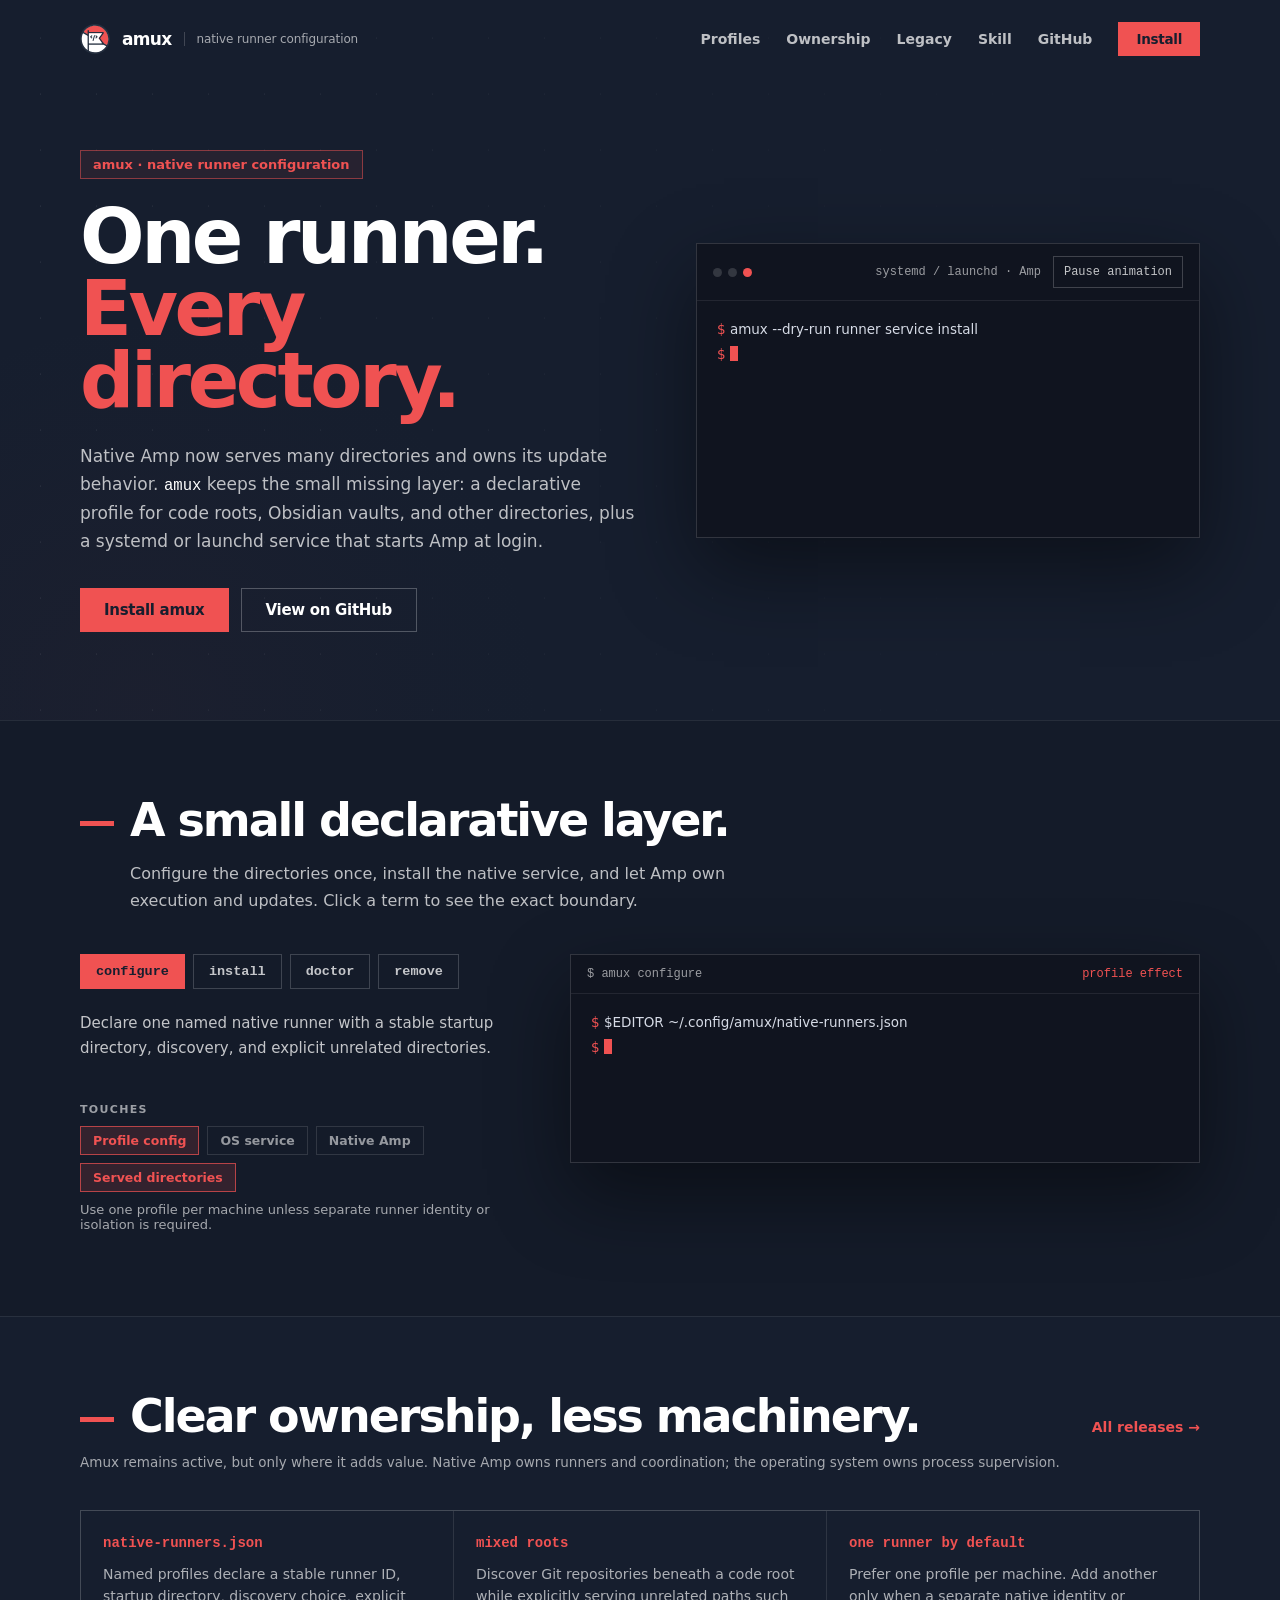
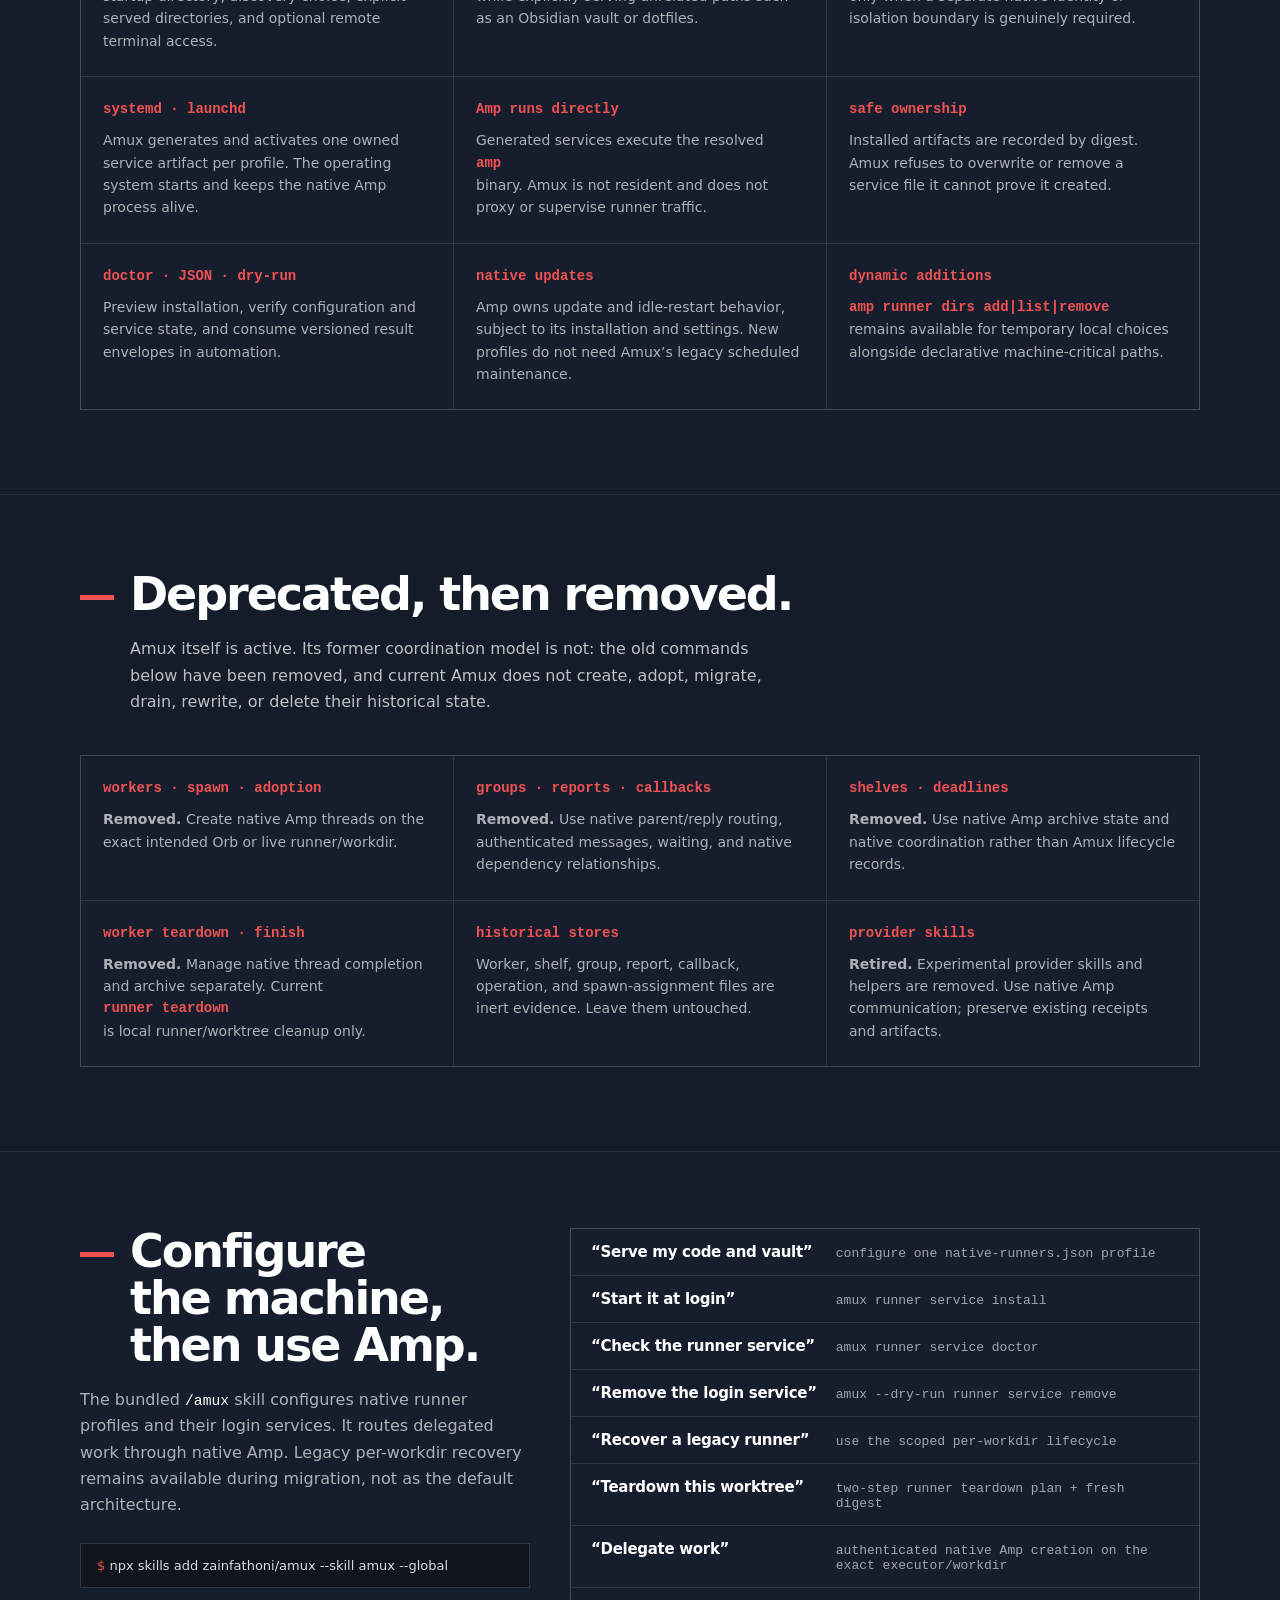
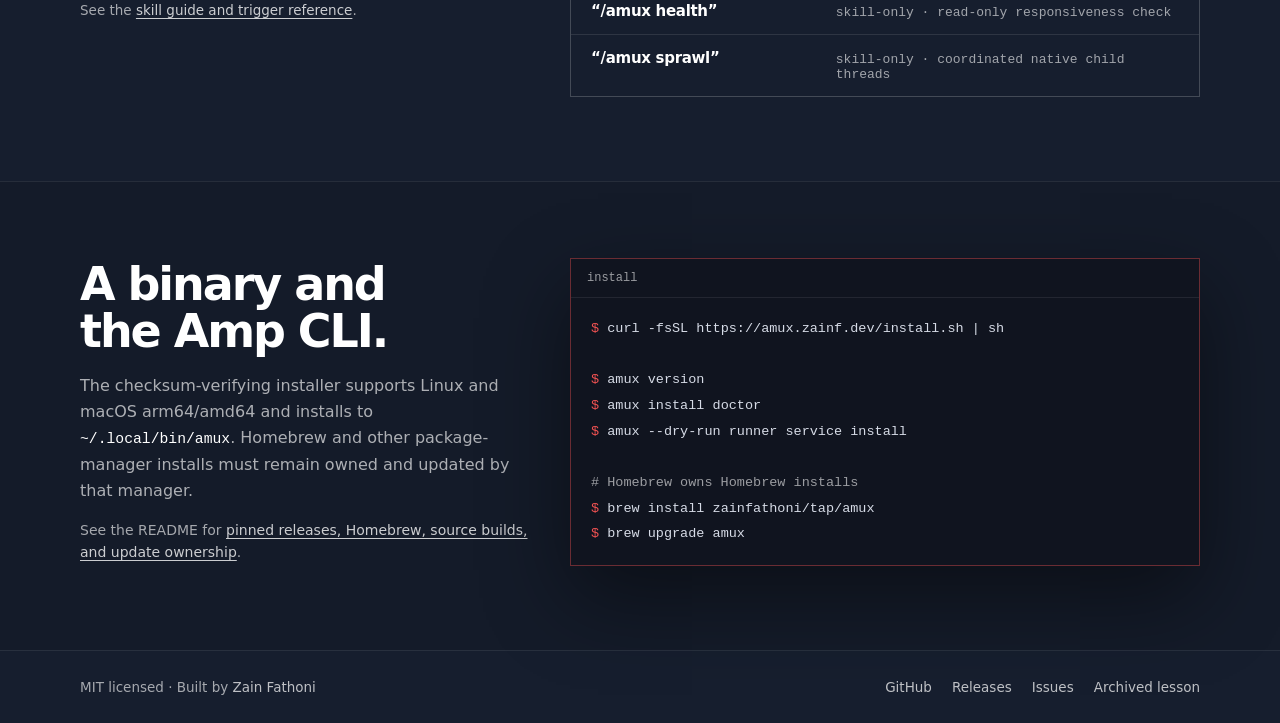
<file: docs/index.html>
<!doctype html>
<html lang="en">
  <head>
    <meta charset="utf-8" />
    <meta name="viewport" content="width=device-width, initial-scale=1" />
    <title>amux — native Amp runner configuration</title>
    <meta
      name="description"
      content="Declare native Amp runner directories and install login services on Linux and macOS."
    />
    <meta property="og:title" content="amux — native Amp runner configuration" />
    <meta property="og:site_name" content="amux" />
    <meta
      property="og:description"
      content="Keep code roots, Obsidian vaults, and other directories available through one native Amp runner."
    />
    <meta property="og:type" content="website" />
    <meta property="og:url" content="https://amux.zainf.dev/" />
    <meta property="og:image" content="https://amux.zainf.dev/og-image.png" />
    <meta property="og:image:width" content="1200" />
    <meta property="og:image:height" content="630" />
    <meta property="og:image:alt" content="amux — native Amp runner configuration" />
    <meta name="twitter:card" content="summary_large_image" />
    <meta name="twitter:title" content="amux — native Amp runner configuration" />
    <meta name="twitter:description" content="Declarative directories and login services for native Amp runners." />
    <meta name="twitter:image" content="https://amux.zainf.dev/og-image.png" />
    <meta name="theme-color" content="#161E2E" />
    <link rel="canonical" href="https://amux.zainf.dev/" />
    <link rel="icon" type="image/svg+xml" href="/favicon.svg" />
    <link rel="preconnect" href="https://rsms.me" />
    <link rel="stylesheet" href="https://rsms.me/inter/inter.css" />
    <style>
      :root {
        color-scheme: dark;
        --navy: #252f3f;
        --deep: #161e2e;
        --deep-2: #141b29;
        --terminal: #10141f;
        --red: #f05252;
        --white: #ffffff;
        --ink: #d6dbe6;
        --muted: rgb(255 255 255 / 0.65);
        --faint: rgb(255 255 255 / 0.1);
        --line: rgb(255 255 255 / 0.14);
        --container: 70rem;
      }

      * {
        box-sizing: border-box;
      }

      html {
        scroll-behavior: smooth;
      }

      body {
        margin: 0;
        background: var(--deep);
        color: var(--white);
        font-family: Inter, ui-sans-serif, system-ui, -apple-system, BlinkMacSystemFont, "Segoe UI", sans-serif;
        font-feature-settings: "cv02", "cv03", "cv04", "cv11", "ss01";
      }

      a {
        color: inherit;
        text-decoration: none;
      }

      a:hover {
        color: var(--red);
      }

      code,
      pre,
      button {
        font-family: "SFMono-Regular", Consolas, "Liberation Mono", Menlo, monospace;
      }

      button {
        appearance: none;
      }

      ::selection {
        background: rgb(240 82 82 / 0.42);
      }

      .page {
        min-height: 100dvh;
        overflow: hidden;
        background:
          linear-gradient(248deg, rgb(22 30 46) 17%, rgb(22 30 46 / 0.6) 100%),
          radial-gradient(circle at 12% 18%, rgb(240 82 82 / 0.16), transparent 24rem),
          var(--deep);
      }

      .container {
        width: min(100% - 3rem, var(--container));
        margin-inline: auto;
      }

      .site-header {
        position: relative;
        z-index: 3;
        padding-block: 1.375rem;
      }

      .nav {
        display: flex;
        align-items: center;
        justify-content: space-between;
        gap: 1rem;
      }

      .brand {
        display: flex;
        align-items: center;
        gap: 0.75rem;
        min-width: 0;
      }

      .mark {
        width: 1.875rem;
        height: 1.875rem;
        flex: 0 0 auto;
        overflow: visible;
      }

      .brand-name {
        font-size: 1.0625rem;
        font-weight: 800;
        letter-spacing: -0.04em;
      }

      .brand-tagline {
        border-left: 1px solid rgb(255 255 255 / 0.18);
        padding-left: 0.75rem;
        color: rgb(255 255 255 / 0.62);
        font-size: 0.75rem;
        font-weight: 500;
        letter-spacing: -0.01em;
      }

      .nav-links {
        display: flex;
        align-items: center;
        gap: 1.625rem;
        color: rgb(255 255 255 / 0.72);
        font-size: 0.875rem;
        font-weight: 600;
      }

      .nav-cta,
      .button-primary,
      .button-secondary {
        display: inline-flex;
        align-items: center;
        justify-content: center;
        min-height: 2.75rem;
        padding: 0.75rem 1.5rem;
        font-family: Inter, ui-sans-serif, system-ui, sans-serif;
        font-size: 0.9375rem;
        font-weight: 800;
        letter-spacing: -0.02em;
        transition: background 140ms ease, border-color 140ms ease, color 140ms ease, transform 140ms ease;
      }

      .nav-cta,
      .button-primary {
        background: var(--red);
        color: var(--deep);
      }

      .nav-cta {
        min-height: auto;
        padding: 0.5625rem 1.125rem;
        font-size: 0.84375rem;
      }

      .nav-cta:hover,
      .button-primary:hover {
        background: var(--white);
        color: var(--deep);
      }

      .button-secondary {
        border: 1px solid rgb(255 255 255 / 0.25);
        color: var(--white);
      }

      .button-secondary:hover {
        border-color: rgb(255 255 255 / 0.62);
        color: var(--white);
      }

      .nav-cta:focus-visible,
      .button-primary:focus-visible,
      .button-secondary:focus-visible,
      .verb-button:focus-visible,
      a:focus-visible {
        outline: 2px solid var(--red);
        outline-offset: 4px;
      }

      .hero {
        position: relative;
      }

      .hero::before {
        content: "";
        position: absolute;
        inset: -6rem -10vw 0;
        pointer-events: none;
        opacity: 0.42;
        background-image:
          linear-gradient(120deg, rgb(255 255 255 / 0.18) 1px, transparent 1px),
          linear-gradient(30deg, rgb(255 255 255 / 0.13) 1px, transparent 1px);
        background-size: 56px 56px;
        mask-image: linear-gradient(90deg, #000, transparent 82%);
      }

      .hero-grid {
        position: relative;
        z-index: 1;
        display: grid;
        grid-template-columns: minmax(0, 10fr) minmax(0, 9fr);
        gap: 3.5rem;
        align-items: center;
        padding-block: 4.5rem 5.5rem;
      }

      .eyebrow {
        display: inline-flex;
        align-items: center;
        border: 1px solid rgb(240 82 82 / 0.5);
        background: rgb(240 82 82 / 0.08);
        padding: 0.375rem 0.75rem;
        color: var(--red);
        font-size: 0.8125rem;
        font-weight: 700;
      }

      h1,
      h2 {
        margin: 0;
        font-weight: 800;
        letter-spacing: -0.045em;
        text-wrap: balance;
      }

      h1 {
        margin-top: 1.375rem;
        font-size: clamp(3rem, 6.5vw, 4.75rem);
        line-height: 0.95;
      }

      h2 {
        font-size: clamp(2rem, 4vw, 2.875rem);
        line-height: 1.02;
      }

      .accent {
        color: var(--red);
      }

      .hero-copy,
      .section-copy,
      .install-copy {
        color: rgb(255 255 255 / 0.72);
        line-height: 1.65;
        text-wrap: pretty;
      }

      .hero-copy {
        max-width: 52ch;
        margin: 1.5rem 0 0;
        font-size: 1.0625rem;
      }

      .hero-copy code,
      .install-copy code,
      .skill-copy code {
        color: var(--white);
        font-size: 0.92em;
      }

      .hero-actions {
        display: flex;
        flex-wrap: wrap;
        gap: 0.75rem;
        margin-top: 2rem;
      }

      .terminal {
        min-width: 0;
        border: 1px solid var(--line);
        background: var(--terminal);
        box-shadow: 0 2rem 5rem rgb(0 0 0 / 0.45);
      }

      .terminal-bar {
        display: flex;
        align-items: center;
        justify-content: space-between;
        gap: 1rem;
        border-bottom: 1px solid rgb(255 255 255 / 0.08);
        padding: 0.75rem 1rem;
        color: rgb(255 255 255 / 0.58);
        font-family: "SFMono-Regular", Consolas, "Liberation Mono", Menlo, monospace;
        font-size: 0.75rem;
      }

      .terminal-status {
        display: flex;
        align-items: center;
        gap: 0.75rem;
      }

      .motion-toggle {
        border: 1px solid rgb(255 255 255 / 0.2);
        background: transparent;
        color: rgb(255 255 255 / 0.75);
        cursor: pointer;
        min-height: 2rem;
        padding: 0.25rem 0.625rem;
        font-size: 0.75rem;
      }

      .motion-toggle:hover {
        border-color: var(--red);
        color: var(--white);
      }

      .motion-toggle:focus-visible {
        outline: 2px solid var(--red);
        outline-offset: 3px;
      }

      .dots {
        display: flex;
        gap: 0.375rem;
      }

      .dot {
        width: 0.5625rem;
        height: 0.5625rem;
        border-radius: 999px;
        background: rgb(255 255 255 / 0.15);
      }

      .dot.hot {
        background: var(--red);
      }

      .terminal-body {
        min-height: var(--terminal-min, 14rem);
        overflow-x: auto;
        padding: 1rem 1.25rem;
        color: var(--ink);
        font-size: 0.84375rem;
        line-height: 1.85;
        white-space: pre-wrap;
      }

      .prompt {
        color: var(--red);
      }

      .output {
        color: rgb(255 255 255 / 0.66);
      }

      .cursor {
        display: inline-block;
        width: 0.5rem;
        height: 0.95rem;
        background: var(--red);
        vertical-align: -0.12rem;
        animation: blink 1.1s steps(1) infinite;
      }

      .page[data-motion-paused="true"] .cursor {
        animation: none;
        opacity: 1;
      }

      @keyframes blink {
        0%,
        55% {
          opacity: 1;
        }
        56%,
        100% {
          opacity: 0;
        }
      }

      .section {
        border-top: 1px solid rgb(255 255 255 / 0.08);
        padding-block: 4.75rem 5.25rem;
      }

      .section.alt {
        background: var(--deep-2);
      }

      .section-heading {
        display: flex;
        align-items: baseline;
        gap: 1rem;
      }

      .rule {
        width: 2.125rem;
        height: 0.3125rem;
        flex: 0 0 auto;
        background: var(--red);
        transform: translateY(-0.625rem);
      }

      .section-copy {
        max-width: 64ch;
        margin: 1.125rem 0 0 3.125rem;
        font-size: 1rem;
      }

      .lifecycle-grid,
      .skill-grid,
      .install-grid {
        display: grid;
        grid-template-columns: minmax(0, 5fr) minmax(0, 7fr);
        gap: 2.5rem;
        align-items: start;
        margin-top: 2.5rem;
      }

      .verb-list {
        display: flex;
        flex-wrap: wrap;
        gap: 0.5rem;
      }

      .verb-button {
        border: 1px solid rgb(255 255 255 / 0.18);
        background: transparent;
        color: rgb(255 255 255 / 0.75);
        cursor: pointer;
        padding: 0.5625rem 0.9375rem;
        font-size: 0.84375rem;
        font-weight: 700;
        transition: background 140ms ease, border-color 140ms ease, color 140ms ease;
      }

      .verb-button[aria-pressed="true"] {
        border-color: var(--red);
        background: var(--red);
        color: var(--deep);
      }

      .verb-description {
        min-height: 4.6rem;
        margin: 1.375rem 0 0;
        color: rgb(255 255 255 / 0.75);
        font-size: 0.9375rem;
        line-height: 1.65;
      }

      .touch-label {
        margin-top: 1.125rem;
        color: rgb(255 255 255 / 0.58);
        font-size: 0.6875rem;
        font-weight: 800;
        letter-spacing: 0.12em;
        text-transform: uppercase;
      }

      .domains {
        display: flex;
        flex-wrap: wrap;
        gap: 0.5rem;
        margin-top: 0.625rem;
      }

      .domain {
        border: 1px solid rgb(255 255 255 / 0.12);
        padding: 0.375rem 0.75rem;
        color: rgb(255 255 255 / 0.55);
        font-size: 0.78125rem;
        font-weight: 700;
      }

      .domain.active {
        border-color: rgb(240 82 82 / 0.7);
        background: rgb(240 82 82 / 0.14);
        color: var(--red);
      }

      .verb-note {
        min-height: 1.25rem;
        margin-top: 0.625rem;
        color: rgb(255 255 255 / 0.62);
        font-size: 0.8125rem;
      }

      .section-title-row {
        display: flex;
        align-items: baseline;
        justify-content: space-between;
        gap: 1.5rem;
        flex-wrap: wrap;
      }

      .release-link {
        color: var(--red);
        font-size: 0.875rem;
        font-weight: 800;
      }

      .api-grid,
      .trigger-list {
        display: grid;
        gap: 1px;
        border: 1px solid var(--faint);
        background: var(--faint);
      }

      .api-grid {
        grid-template-columns: repeat(3, minmax(0, 1fr));
        margin-top: 2.5rem;
      }

      .api-card,
      .trigger-row {
        background: var(--deep);
      }

      .api-card {
        padding: 1.5rem 1.375rem;
      }

      .api-card code {
        display: block;
        color: var(--red);
        font-size: 0.875rem;
        font-weight: 800;
      }

      .api-card p {
        margin: 0.75rem 0 0;
        color: rgb(255 255 255 / 0.65);
        font-size: 0.875rem;
        line-height: 1.6;
      }

      .skill-grid,
      .install-grid {
        margin-top: 0;
      }

      .skill-copy,
      .install-copy {
        margin: 1.125rem 0 0;
        color: rgb(255 255 255 / 0.65);
        font-size: 1rem;
        line-height: 1.65;
      }

      .inline-command {
        overflow-x: auto;
        margin-top: 1.5rem;
        border: 1px solid var(--line);
        background: var(--terminal);
        padding: 0.875rem 1rem;
        color: var(--ink);
        font-size: 0.8125rem;
        white-space: nowrap;
      }

      .small-note {
        margin: 0.875rem 0 0;
        color: rgb(255 255 255 / 0.62);
        font-size: 0.84375rem;
      }

      .small-note a,
      .install-links a {
        color: rgb(255 255 255 / 0.78);
        text-decoration: underline;
        text-underline-offset: 0.2rem;
      }

      .trigger-row {
        display: grid;
        grid-template-columns: minmax(0, 2fr) minmax(0, 3fr);
        gap: 1rem;
        align-items: baseline;
        padding: 0.875rem 1.25rem;
      }

      .trigger-say {
        font-size: 0.9375rem;
        font-weight: 800;
        letter-spacing: -0.02em;
      }

      .trigger-run {
        color: rgb(255 255 255 / 0.6);
        font-size: 0.8125rem;
      }

      .install-grid {
        align-items: center;
      }

      .install-grid > * {
        min-width: 0;
      }

      .install-copy {
        max-width: 44ch;
      }

      .install-links {
        margin: 0.875rem 0 0;
        color: rgb(255 255 255 / 0.62);
        font-size: 0.875rem;
        line-height: 1.6;
      }

      .install-terminal {
        border-color: rgb(240 82 82 / 0.4);
      }

      .install-terminal pre {
        margin: 0;
        max-width: 100%;
        overflow-x: auto;
        padding: 1.125rem 1.25rem;
        color: var(--ink);
        font-size: 0.84375rem;
        line-height: 1.9;
      }

      .comment {
        color: rgb(255 255 255 / 0.58);
      }

      .footer {
        border-top: 1px solid rgb(255 255 255 / 0.08);
      }

      .footer-inner {
        display: flex;
        align-items: center;
        justify-content: space-between;
        gap: 1rem;
        flex-wrap: wrap;
        padding-block: 1.75rem;
        color: rgb(255 255 255 / 0.62);
        font-size: 0.84375rem;
      }

      .footer-links {
        display: flex;
        gap: 1.25rem;
      }

      .footer a {
        color: rgb(255 255 255 / 0.72);
      }

      @media (max-width: 880px) {
        .container {
          width: min(100% - 2rem, var(--container));
        }

        .nav {
          align-items: flex-start;
        }

        .brand-tagline,
        .nav-links a:not(.nav-cta) {
          display: none;
        }

        .hero-grid,
        .lifecycle-grid,
        .skill-grid,
        .install-grid {
          grid-template-columns: 1fr;
        }

        .hero-grid {
          gap: 2rem;
          padding-block: 3rem 4rem;
        }

        .section {
          padding-block: 3.5rem 4rem;
        }

        .section-copy {
          margin-left: 0;
        }

        .api-grid {
          grid-template-columns: 1fr 1fr;
        }
      }

      @media (max-width: 560px) {
        .nav-links {
          gap: 0.75rem;
        }

        h2 {
          font-size: clamp(2.5rem, 15vw, 4rem);
        }

        .section {
          padding-block: 3rem 3.5rem;
        }

        .install-links {
          overflow-wrap: anywhere;
        }

        .hero-actions,
        .button-primary,
        .button-secondary {
          width: 100%;
        }

        .api-grid,
        .trigger-row {
          grid-template-columns: 1fr;
        }

        .terminal-body,
        .install-terminal pre {
          font-size: 0.78rem;
        }

        .install-terminal pre {
          white-space: pre-wrap;
          overflow-wrap: anywhere;
        }
      }

      @media (prefers-reduced-motion: reduce) {
        *,
        *::before,
        *::after {
          scroll-behavior: auto !important;
          animation-duration: 0.001ms !important;
          animation-iteration-count: 1 !important;
          transition-duration: 0.001ms !important;
        }
      }
    </style>
  </head>
  <body>
    <div class="page">
      <header class="site-header">
        <nav class="container nav" aria-label="Primary navigation">
          <a class="brand" href="/" aria-label="Homepage">
            <svg class="mark" aria-hidden="true" viewBox="0 0 160 160" focusable="false">
              <path
                d="M80 154.217C120.989 154.217 154.217 120.989 154.217 80C154.217 39.011 120.989 5.783 80 5.783C39.011 5.783 5.783 39.011 5.783 80C5.783 120.989 39.011 154.217 80 154.217Z"
                fill="var(--white)"
              />
              <path
                d="M152.064 80.719C151.935 92.461 149.109 103.593 144.189 113.504L17.844 42.81C30.994 21.951 53.953 7.94 79.934 7.651C120.219 7.202 152.513 39.916 152.064 80.719Z"
                fill="var(--red)"
              />
              <path
                d="M160 80C160 124.183 124.183 160 80 160C35.817 160 0 124.183 0 80C0 35.817 35.817 0 80 0C124.183 0 160 35.817 160 80ZM143.63 111.4C148.31 101.934 150.94 91.274 150.94 80C150.94 40.821 119.179 9.06 80 9.06C54.733 9.06 32.551 22.27 19.984 42.16L143.63 111.4ZM139.841 118.116C127.243 137.852 105.15 150.94 80 150.94C40.821 150.94 9.06 119.179 9.06 80C9.06 68.842 11.636 58.286 16.226 48.893L139.841 118.116Z"
                fill="var(--navy)"
                fill-rule="evenodd"
              />
              <path
                d="M40.482 33.735V143.615H47.631V110.276H126.265V101.99L107.465 76.455L126.265 50.921V42.635H47.631V33.735H40.482ZM118.258 49.755L98.6 76.455L118.258 103.156H47.631V49.755H118.258Z"
                fill="var(--navy)"
              />
              <path d="M118.259 49.755L98.6 76.455L118.259 103.155H47.631V49.755H118.259Z" fill="var(--white)" />
              <path
                d="M79.929 60.723C80.022 60.75 80.108 60.794 80.183 60.853C80.258 60.913 80.321 60.986 80.367 61.069C80.414 61.153 80.443 61.245 80.454 61.339C80.464 61.434 80.456 61.53 80.429 61.621L72.115 89.948C72.088 90.04 72.044 90.125 71.984 90.2C71.924 90.274 71.849 90.336 71.765 90.382C71.681 90.428 71.588 90.457 71.493 90.467C71.397 90.477 71.3 90.469 71.208 90.442L67.493 89.376C67.4 89.35 67.314 89.306 67.239 89.246C67.164 89.187 67.101 89.113 67.055 89.03C67.008 88.947 66.979 88.855 66.968 88.76C66.958 88.666 66.966 88.57 66.993 88.478L75.307 60.151C75.334 60.059 75.378 59.974 75.438 59.9C75.498 59.825 75.573 59.764 75.657 59.718C75.741 59.672 75.834 59.643 75.929 59.632C76.025 59.622 76.122 59.63 76.214 59.657L79.929 60.723Z"
                fill="var(--navy)"
              />
              <path
                d="M94.228 68.132L85.7 59.72C85.562 59.585 85.379 59.513 85.19 59.518C85.002 59.524 84.824 59.608 84.694 59.751L82.119 62.64C82.054 62.713 82.004 62.799 81.971 62.893C81.938 62.987 81.924 63.086 81.928 63.186C81.933 63.286 81.956 63.384 81.997 63.474C82.038 63.564 82.096 63.644 82.167 63.711L87.527 68.676L82.166 73.635C82.094 73.701 82.036 73.781 81.994 73.871C81.953 73.961 81.929 74.059 81.925 74.159C81.92 74.259 81.935 74.359 81.968 74.453C82.002 74.547 82.053 74.633 82.118 74.705L84.692 77.592C84.756 77.664 84.832 77.723 84.918 77.764C85.003 77.804 85.094 77.827 85.188 77.831C85.281 77.834 85.375 77.818 85.462 77.784C85.55 77.749 85.63 77.697 85.698 77.63L94.226 69.223C94.298 69.154 94.355 69.07 94.395 68.976C94.434 68.882 94.454 68.781 94.454 68.678C94.454 68.576 94.434 68.474 94.395 68.38C94.356 68.286 94.299 68.202 94.228 68.132Z"
                fill="var(--navy)"
              />
              <path
                d="M63.213 59.754L65.787 62.642C65.853 62.715 65.904 62.801 65.938 62.895C65.971 62.989 65.986 63.089 65.981 63.19C65.977 63.29 65.953 63.388 65.911 63.479C65.869 63.569 65.81 63.649 65.738 63.715L60.376 68.676L65.739 73.635C65.811 73.701 65.868 73.781 65.91 73.871C65.951 73.962 65.974 74.059 65.979 74.159C65.983 74.259 65.968 74.359 65.936 74.453C65.903 74.546 65.852 74.632 65.787 74.705L63.213 77.593C63.149 77.666 63.072 77.724 62.987 77.765C62.902 77.806 62.81 77.828 62.716 77.831C62.622 77.834 62.529 77.817 62.442 77.782C62.354 77.746 62.274 77.693 62.207 77.625L53.678 69.215C53.607 69.146 53.55 69.061 53.511 68.968C53.472 68.874 53.452 68.773 53.452 68.67C53.452 68.568 53.472 68.467 53.511 68.373C53.55 68.28 53.607 68.195 53.678 68.126L62.207 59.723C62.275 59.655 62.355 59.602 62.442 59.567C62.529 59.532 62.622 59.515 62.716 59.518C62.809 59.521 62.901 59.543 62.987 59.584C63.072 59.624 63.149 59.682 63.213 59.754Z"
                fill="var(--navy)"
              />
            </svg>
            <span class="brand-name">amux</span>
            <span class="brand-tagline">native runner configuration</span>
          </a>
          <div class="nav-links">
            <a href="#lifecycle">Profiles</a>
            <a href="#new">Ownership</a>
            <a href="#legacy">Legacy</a>
            <a href="#skill">Skill</a>
            <a href="https://github.com/zainfathoni/amux">GitHub</a>
            <a class="nav-cta" href="#install">Install</a>
          </div>
        </nav>
      </header>

      <main id="top">
        <section class="hero" aria-labelledby="hero-title">
          <div class="container hero-grid">
            <div>
              <div class="eyebrow">amux · native runner configuration</div>
              <h1 id="hero-title">One runner.<br /><span class="accent">Every directory.</span></h1>
              <p class="hero-copy">
                Native Amp now serves many directories and owns its update behavior. <code>amux</code> keeps the small missing layer: a declarative profile
                for code roots, Obsidian vaults, and other directories, plus a systemd or launchd service that starts Amp at login.
              </p>
              <div class="hero-actions">
                <a class="button-primary" href="#install">Install amux</a>
                <a class="button-secondary" href="https://github.com/zainfathoni/amux">View on GitHub</a>
              </div>
            </div>

            <div class="terminal" aria-label="amux native runner service terminal demo">
              <div class="terminal-bar">
                <span class="dots" aria-hidden="true"><span class="dot"></span><span class="dot"></span><span class="dot hot"></span></span>
                <span class="terminal-status">
                  <span>systemd / launchd · Amp</span>
                  <button class="motion-toggle" id="motion-toggle" type="button" aria-controls="hero-terminal verb-terminal">Pause animation</button>
                </span>
              </div>
              <div class="terminal-body" id="hero-terminal" style="--terminal-min: 14.75rem"></div>
            </div>
          </div>
        </section>

        <section class="section alt" id="lifecycle" aria-labelledby="lifecycle-title">
          <div class="container">
            <div class="section-heading">
              <span class="rule" aria-hidden="true"></span>
              <h2 id="lifecycle-title">A small declarative layer.</h2>
            </div>
            <p class="section-copy">
              Configure the directories once, install the native service, and let Amp own execution and updates. Click a term to see the exact boundary.
            </p>

            <div class="lifecycle-grid">
              <div>
                <div class="verb-list" id="verb-list" role="group" aria-label="Runner profile commands"></div>
                <p class="verb-description" id="verb-description" aria-live="polite"></p>
                <div class="touch-label">Touches</div>
                <div class="domains" id="domains"></div>
                <div class="verb-note" id="verb-note" aria-live="polite"></div>
              </div>
              <div class="terminal" aria-label="Selected amux command and illustrative effect">
                <div class="terminal-bar">
                  <span>$ amux <span id="active-verb-label">configure</span></span>
                  <span class="accent">profile effect</span>
                </div>
                <div class="terminal-body" id="verb-terminal" style="--terminal-min: 10.5rem"></div>
              </div>
            </div>
          </div>
        </section>

        <section class="section" id="new" aria-labelledby="new-title">
          <div class="container">
            <div class="section-title-row">
              <div class="section-heading">
                <span class="rule" aria-hidden="true"></span>
                <h2 id="new-title">Clear ownership, less machinery.</h2>
              </div>
              <a class="release-link" href="https://github.com/zainfathoni/amux/releases">All releases →</a>
            </div>
            <p class="small-note">Amux remains active, but only where it adds value. Native Amp owns runners and coordination; the operating system owns process supervision.</p>
            <div class="api-grid">
              <article class="api-card">
                <code>native-runners.json</code>
                <p>Named profiles declare a stable runner ID, startup directory, discovery choice, explicit served directories, and optional remote terminal access.</p>
              </article>
              <article class="api-card">
                <code>mixed roots</code>
                <p>Discover Git repositories beneath a code root while explicitly serving unrelated paths such as an Obsidian vault or dotfiles.</p>
              </article>
              <article class="api-card">
                <code>one runner by default</code>
                <p>Prefer one profile per machine. Add another only when a separate native identity or isolation boundary is genuinely required.</p>
              </article>
              <article class="api-card">
                <code>systemd · launchd</code>
                <p>Amux generates and activates one owned service artifact per profile. The operating system starts and keeps the native Amp process alive.</p>
              </article>
              <article class="api-card">
                <code>Amp runs directly</code>
                <p>Generated services execute the resolved <code>amp</code> binary. Amux is not resident and does not proxy or supervise runner traffic.</p>
              </article>
              <article class="api-card">
                <code>safe ownership</code>
                <p>Installed artifacts are recorded by digest. Amux refuses to overwrite or remove a service file it cannot prove it created.</p>
              </article>
              <article class="api-card">
                <code>doctor · JSON · dry-run</code>
                <p>Preview installation, verify configuration and service state, and consume versioned result envelopes in automation.</p>
              </article>
              <article class="api-card">
                <code>native updates</code>
                <p>Amp owns update and idle-restart behavior, subject to its installation and settings. New profiles do not need Amux’s legacy scheduled maintenance.</p>
              </article>
              <article class="api-card">
                <code>dynamic additions</code>
                <p><code>amp runner dirs add|list|remove</code> remains available for temporary local choices alongside declarative machine-critical paths.</p>
              </article>
            </div>
          </div>
        </section>

        <section class="section alt" id="legacy" aria-labelledby="legacy-title">
          <div class="container">
            <div class="section-heading">
              <span class="rule" aria-hidden="true"></span>
              <h2 id="legacy-title">Deprecated, then removed.</h2>
            </div>
            <p class="section-copy">
              Amux itself is active. Its former coordination model is not: the old commands below have been removed, and current Amux does
              not create, adopt, migrate, drain, rewrite, or delete their historical state.
            </p>
            <div class="api-grid">
              <article class="api-card">
                <code>workers · spawn · adoption</code>
                <p><strong>Removed.</strong> Create native Amp threads on the exact intended Orb or live runner/workdir.</p>
              </article>
              <article class="api-card">
                <code>groups · reports · callbacks</code>
                <p><strong>Removed.</strong> Use native parent/reply routing, authenticated messages, waiting, and native dependency relationships.</p>
              </article>
              <article class="api-card">
                <code>shelves · deadlines</code>
                <p><strong>Removed.</strong> Use native Amp archive state and native coordination rather than Amux lifecycle records.</p>
              </article>
              <article class="api-card">
                <code>worker teardown · finish</code>
                <p><strong>Removed.</strong> Manage native thread completion and archive separately. Current <code>runner teardown</code> is local runner/worktree cleanup only.</p>
              </article>
              <article class="api-card">
                <code>historical stores</code>
                <p>Worker, shelf, group, report, callback, operation, and spawn-assignment files are inert evidence. Leave them untouched.</p>
              </article>
              <article class="api-card">
                <code>provider skills</code>
                <p><strong>Retired.</strong> Experimental provider skills and helpers are removed. Use native Amp communication; preserve existing receipts and artifacts.</p>
              </article>
            </div>
          </div>
        </section>

        <section class="section" id="skill" aria-labelledby="skill-title">
          <div class="container skill-grid">
            <div>
              <div class="section-heading">
                <span class="rule" aria-hidden="true"></span>
                <h2 id="skill-title">Configure the machine, then use Amp.</h2>
              </div>
              <p class="skill-copy">
                The bundled <code>/amux</code> skill configures native runner profiles and their login services. It routes delegated work through
                native Amp. Legacy per-workdir recovery remains available during migration, not as the default architecture.
              </p>
              <div class="inline-command"><span class="prompt">$</span> npx skills add zainfathoni/amux --skill amux --global</div>
              <p class="small-note">
                See the <a href="/skill/">skill guide and trigger reference</a>.
              </p>
            </div>
            <div class="trigger-list" aria-label="amux skill trigger phrases">
              <div class="trigger-row"><span class="trigger-say">“Serve my code and vault”</span><code class="trigger-run">configure one native-runners.json profile</code></div>
              <div class="trigger-row"><span class="trigger-say">“Start it at login”</span><code class="trigger-run">amux runner service install</code></div>
              <div class="trigger-row"><span class="trigger-say">“Check the runner service”</span><code class="trigger-run">amux runner service doctor</code></div>
              <div class="trigger-row"><span class="trigger-say">“Remove the login service”</span><code class="trigger-run">amux --dry-run runner service remove</code></div>
              <div class="trigger-row"><span class="trigger-say">“Recover a legacy runner”</span><code class="trigger-run">use the scoped per-workdir lifecycle</code></div>
              <div class="trigger-row"><span class="trigger-say">“Teardown this worktree”</span><code class="trigger-run">two-step runner teardown plan + fresh digest</code></div>
              <div class="trigger-row"><span class="trigger-say">“Delegate work”</span><code class="trigger-run">authenticated native Amp creation on the exact executor/workdir</code></div>
              <div class="trigger-row"><span class="trigger-say">“/amux health”</span><code class="trigger-run">skill-only · read-only responsiveness check</code></div>
              <div class="trigger-row"><span class="trigger-say">“/amux sprawl”</span><code class="trigger-run">skill-only · coordinated native child threads</code></div>
            </div>
          </div>
        </section>

        <section class="section alt" id="install" aria-labelledby="install-title">
          <div class="container install-grid">
            <div>
              <h2 id="install-title">A binary and<br />the Amp CLI.</h2>
              <p class="install-copy">
                The checksum-verifying installer supports Linux and macOS arm64/amd64 and installs to <code>~/.local/bin/amux</code>.
                Homebrew and other package-manager installs must remain owned and updated by that manager.
              </p>
              <p class="install-links">
                See the README for
                <a href="https://github.com/zainfathoni/amux#install">pinned releases, Homebrew, source builds, and update ownership</a>.
              </p>
            </div>
            <div class="terminal install-terminal" aria-label="amux install commands">
              <div class="terminal-bar">install</div>
              <pre><code><span class="prompt">$</span> curl -fsSL https://amux.zainf.dev/install.sh | sh

<span class="prompt">$</span> amux version
<span class="prompt">$</span> amux install doctor
<span class="prompt">$</span> amux --dry-run runner service install

<span class="comment"># Homebrew owns Homebrew installs</span>
<span class="prompt">$</span> brew install zainfathoni/tap/amux
<span class="prompt">$</span> brew upgrade amux</code></pre>
            </div>
          </div>
        </section>
      </main>

      <footer class="footer">
        <div class="container footer-inner">
          <span>MIT licensed · Built by <a href="https://www.zainfathoni.com">Zain Fathoni</a></span>
          <div class="footer-links">
            <a href="https://github.com/zainfathoni/amux">GitHub</a>
            <a href="https://github.com/zainfathoni/amux/releases/latest">Releases</a>
            <a href="https://github.com/zainfathoni/amux/issues">Issues</a>
            <a href="/learn/amux-async-reporting/">Archived lesson</a>
          </div>
        </div>
      </footer>
    </div>

    <script>
      const heroScript = [
        { cmd: "amux --dry-run runner service install", out: ["native runner profile main validated", "systemd service installation planned"] },
        { cmd: "amux runner service install", out: ["native Amp runner service installed and started"] },
        { cmd: "amux runner service doctor", out: ["profile, artifact, and active service verified"] },
      ];

      const domainNames = ["Profile config", "OS service", "Native Amp", "Served directories"];
      const verbs = {
        configure: {
          label: "configure",
          desc: "Declare one named native runner with a stable startup directory, discovery, and explicit unrelated directories.",
          domains: [0, 3],
          note: "Use one profile per machine unless separate runner identity or isolation is required.",
          script: [{ cmd: "$EDITOR ~/.config/amux/native-runners.json", out: ["code root + Obsidian vault declared"] }],
        },
        install: {
          label: "install",
          desc: "Generate and activate a systemd user service or launchd agent that executes Amp directly.",
          domains: [1, 2],
          note: "Amux records the artifact digest and refuses to overwrite an unrecognized file.",
          script: [{ cmd: "amux runner service install", out: ["native runner service installed and active"] }],
        },
        doctor: {
          label: "doctor",
          desc: "Verify that configuration, generated artifact, and active operating-system service still agree.",
          domains: [],
          note: "Doctor is read-only; use --json for a versioned result document.",
          script: [{ cmd: "amux runner service doctor", out: ["profile main and active service verified"] }],
        },
        remove: {
          label: "remove",
          desc: "Stop and remove only service artifacts whose exact recorded digest still matches.",
          domains: [1, 2],
          note: "Configuration remains yours; modified or unrecognized service files fail closed.",
          script: [{ cmd: "amux --dry-run runner service remove", out: ["owned service removal planned"] }],
        },
      };

      const tokens = new WeakMap();
      const terminalControllers = new Set();
      const motionPreference = window.matchMedia("(prefers-reduced-motion: reduce)");
      let terminalMotionPaused = motionPreference.matches;

      function escapeHtml(value) {
        return value.replace(/[&<>"]/g, (char) => ({ "&": "&amp;", "<": "&lt;", ">": "&gt;", '"': "&quot;" })[char]);
      }

      function renderTerminal(target, state) {
        const rows = state.lines
          .map((line) => line.command
            ? `<div><span class="prompt">$ </span>${escapeHtml(line.text)}</div>`
            : `<div class="output">${escapeHtml(line.text)}</div>`)
          .join("");
        const typing = state.typing !== null
          ? `<div><span class="prompt">$ </span>${escapeHtml(state.typing)}<span class="cursor"></span></div>`
          : `<div><span class="prompt">$ </span><span class="cursor"></span></div>`;
        target.innerHTML = rows + typing;
      }

      function playTerminal(target, script, { loop = false } = {}) {
        const previous = tokens.get(target);
        if (previous) {
          previous.cancel();
        }

        const token = {};
        tokens.set(target, token);

        const acts = [];
        script.forEach((step) => {
          acts.push({ type: "new" });
          for (const ch of step.cmd) acts.push({ type: "char", ch });
          acts.push({ type: "end" });
          step.out.forEach((line) => acts.push({ type: "out", line }));
          acts.push({ type: "pause", ms: 1400 });
        });

        const state = { lines: [], typing: null };
        let index = 0;
        const controller = {
          active: true,
          callback: null,
          remaining: 0,
          startedAt: 0,
          timer: null,
          cancel() {
            this.active = false;
            clearTimeout(this.timer);
            terminalControllers.delete(this);
          },
          pause() {
            if (this.timer === null) return;
            clearTimeout(this.timer);
            this.timer = null;
            this.remaining = Math.max(0, this.remaining - (performance.now() - this.startedAt));
          },
          resume() {
            if (!this.active || this.timer !== null || this.callback === null) return;
            schedule(this, this.callback, this.remaining);
          },
        };
        token.cancel = () => controller.cancel();
        terminalControllers.add(controller);

        function schedule(current, callback, delay) {
          current.callback = callback;
          current.remaining = delay;
          if (terminalMotionPaused) return;
          current.startedAt = performance.now();
          current.timer = setTimeout(() => {
            current.timer = null;
            current.callback = null;
            callback();
          }, delay);
        }

        function tick() {
          if (!controller.active) return;
          if (index >= acts.length) {
            if (!loop) {
              controller.callback = null;
              return;
            }
            index = 0;
            schedule(controller, () => {
              if (!controller.active) return;
              state.lines = [];
              state.typing = null;
              renderTerminal(target, state);
              schedule(controller, tick, 700);
            }, 1600);
            return;
          }

          const act = acts[index++];
          let delay = 30;
          if (act.type === "new") state.typing = "";
          if (act.type === "char") state.typing = `${state.typing || ""}${act.ch}`;
          if (act.type === "end") {
            state.lines.push({ command: true, text: state.typing });
            state.typing = null;
          }
          if (act.type === "out") state.lines.push({ command: false, text: act.line });
          renderTerminal(target, state);

          if (act.type === "char") delay = 16 + Math.random() * 38;
          if (act.type === "end") delay = 380;
          if (act.type === "out") delay = 150;
          if (act.type === "pause") delay = act.ms;
          schedule(controller, tick, delay);
        }

        if (terminalMotionPaused) {
          script.forEach((step) => {
            state.lines.push({ command: true, text: step.cmd });
            step.out.forEach((text) => state.lines.push({ command: false, text }));
          });
          index = acts.length;
          renderTerminal(target, state);
          if (loop) schedule(controller, tick, 0);
        } else {
          renderTerminal(target, state);
          tick();
        }
      }

      const heroTerminal = document.querySelector("#hero-terminal");
      const verbTerminal = document.querySelector("#verb-terminal");
      const verbList = document.querySelector("#verb-list");
      const domains = document.querySelector("#domains");
      const activeVerbLabel = document.querySelector("#active-verb-label");
      const verbDescription = document.querySelector("#verb-description");
      const verbNote = document.querySelector("#verb-note");
      const motionToggle = document.querySelector("#motion-toggle");

      function setTerminalMotionPaused(paused) {
        terminalMotionPaused = paused;
        document.querySelector(".page").dataset.motionPaused = String(paused);
        motionToggle.textContent = paused ? "Play animation" : "Pause animation";
        motionToggle.setAttribute("aria-label", paused ? "Play terminal animations" : "Pause terminal animations");
        terminalControllers.forEach((controller) => paused ? controller.pause() : controller.resume());
      }

      function selectVerb(id) {
        const spec = verbs[id];
        activeVerbLabel.textContent = id;
        verbDescription.textContent = spec.desc;
        verbNote.textContent = spec.note;
        document.querySelectorAll(".verb-button").forEach((button) => {
          button.setAttribute("aria-pressed", String(button.dataset.verb === id));
        });
        domains.innerHTML = domainNames
          .map((name, index) => `<span class="domain ${spec.domains.includes(index) ? "active" : ""}">${name}</span>`)
          .join("");
        playTerminal(verbTerminal, spec.script);
      }

      Object.entries(verbs).forEach(([id, spec]) => {
        const button = document.createElement("button");
        button.className = "verb-button";
        button.type = "button";
        button.dataset.verb = id;
        button.textContent = spec.label;
        button.addEventListener("click", () => selectVerb(id));
        verbList.append(button);
      });

      motionToggle.addEventListener("click", () => setTerminalMotionPaused(!terminalMotionPaused));
      motionPreference.addEventListener("change", (event) => {
        if (event.matches) setTerminalMotionPaused(true);
      });
      setTerminalMotionPaused(terminalMotionPaused);
      playTerminal(heroTerminal, heroScript, { loop: true });
      selectVerb("configure");
    </script>
  </body>
</html>
</file>
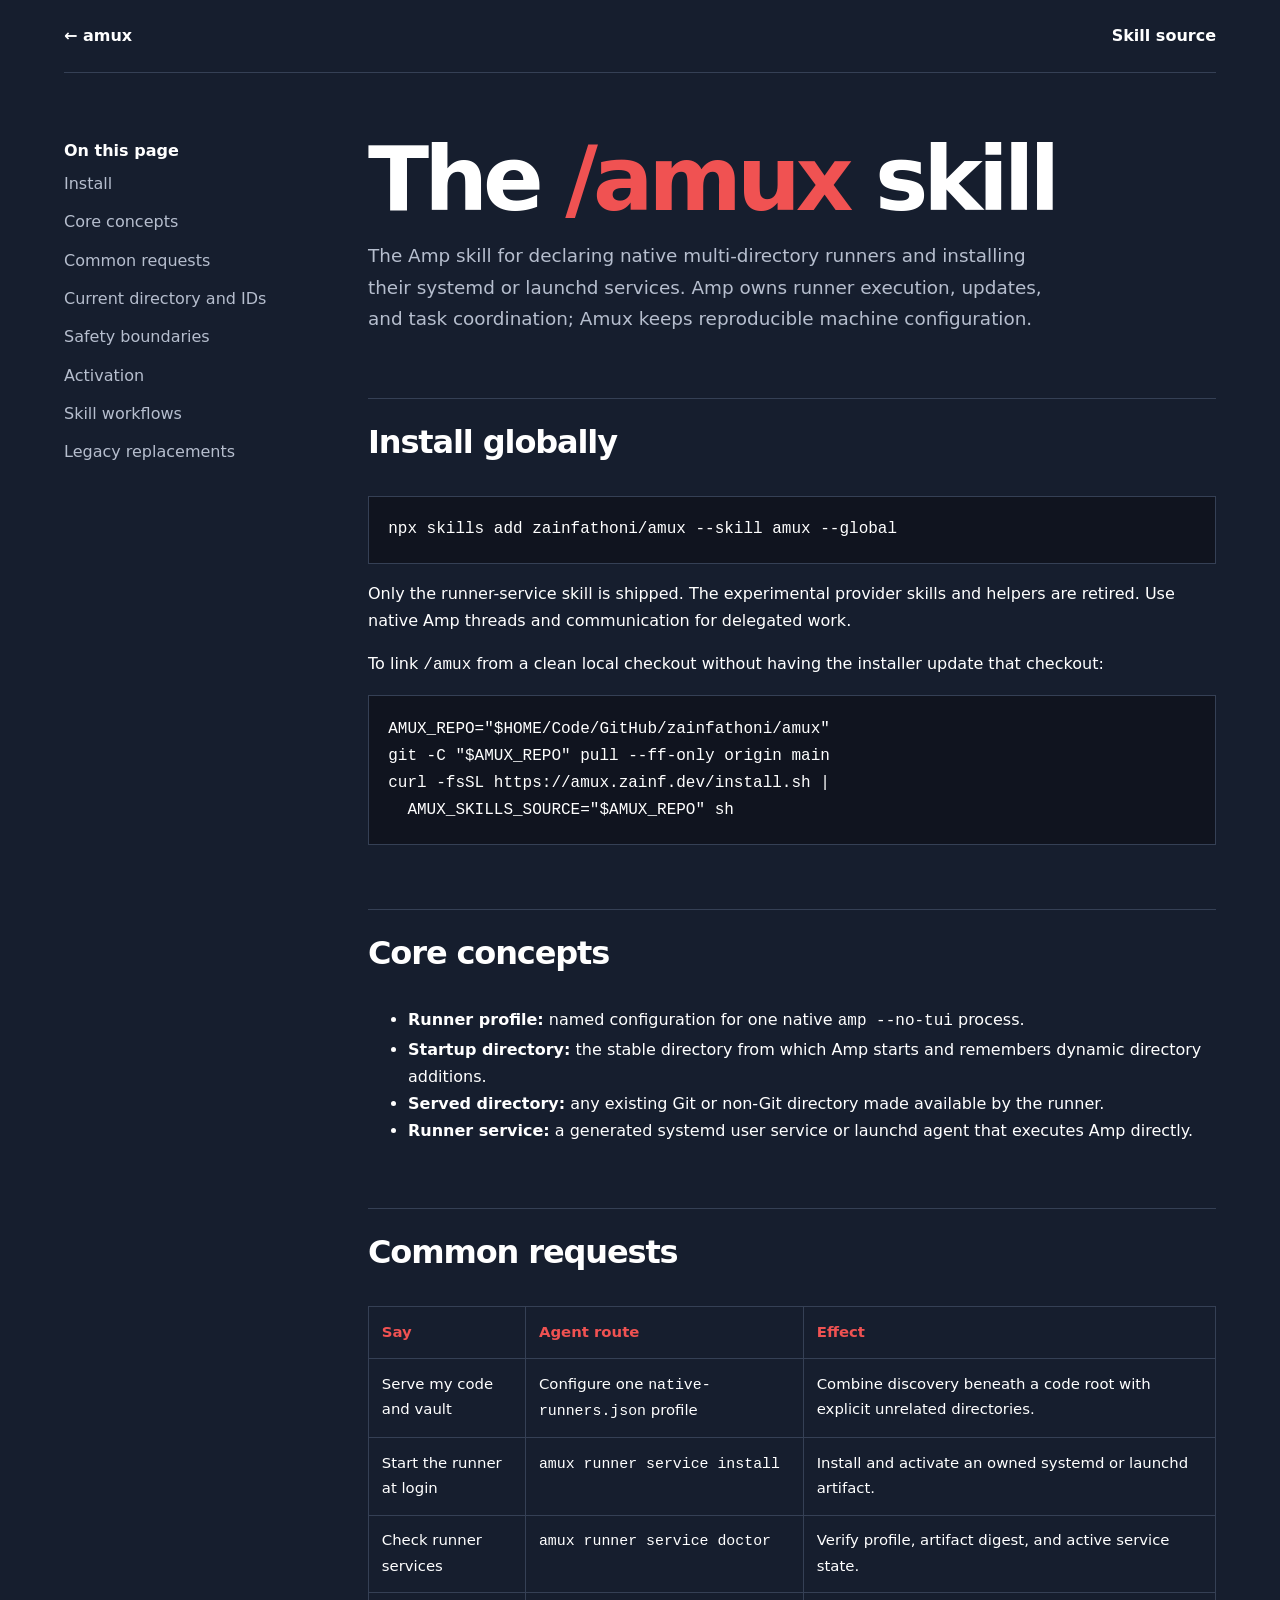
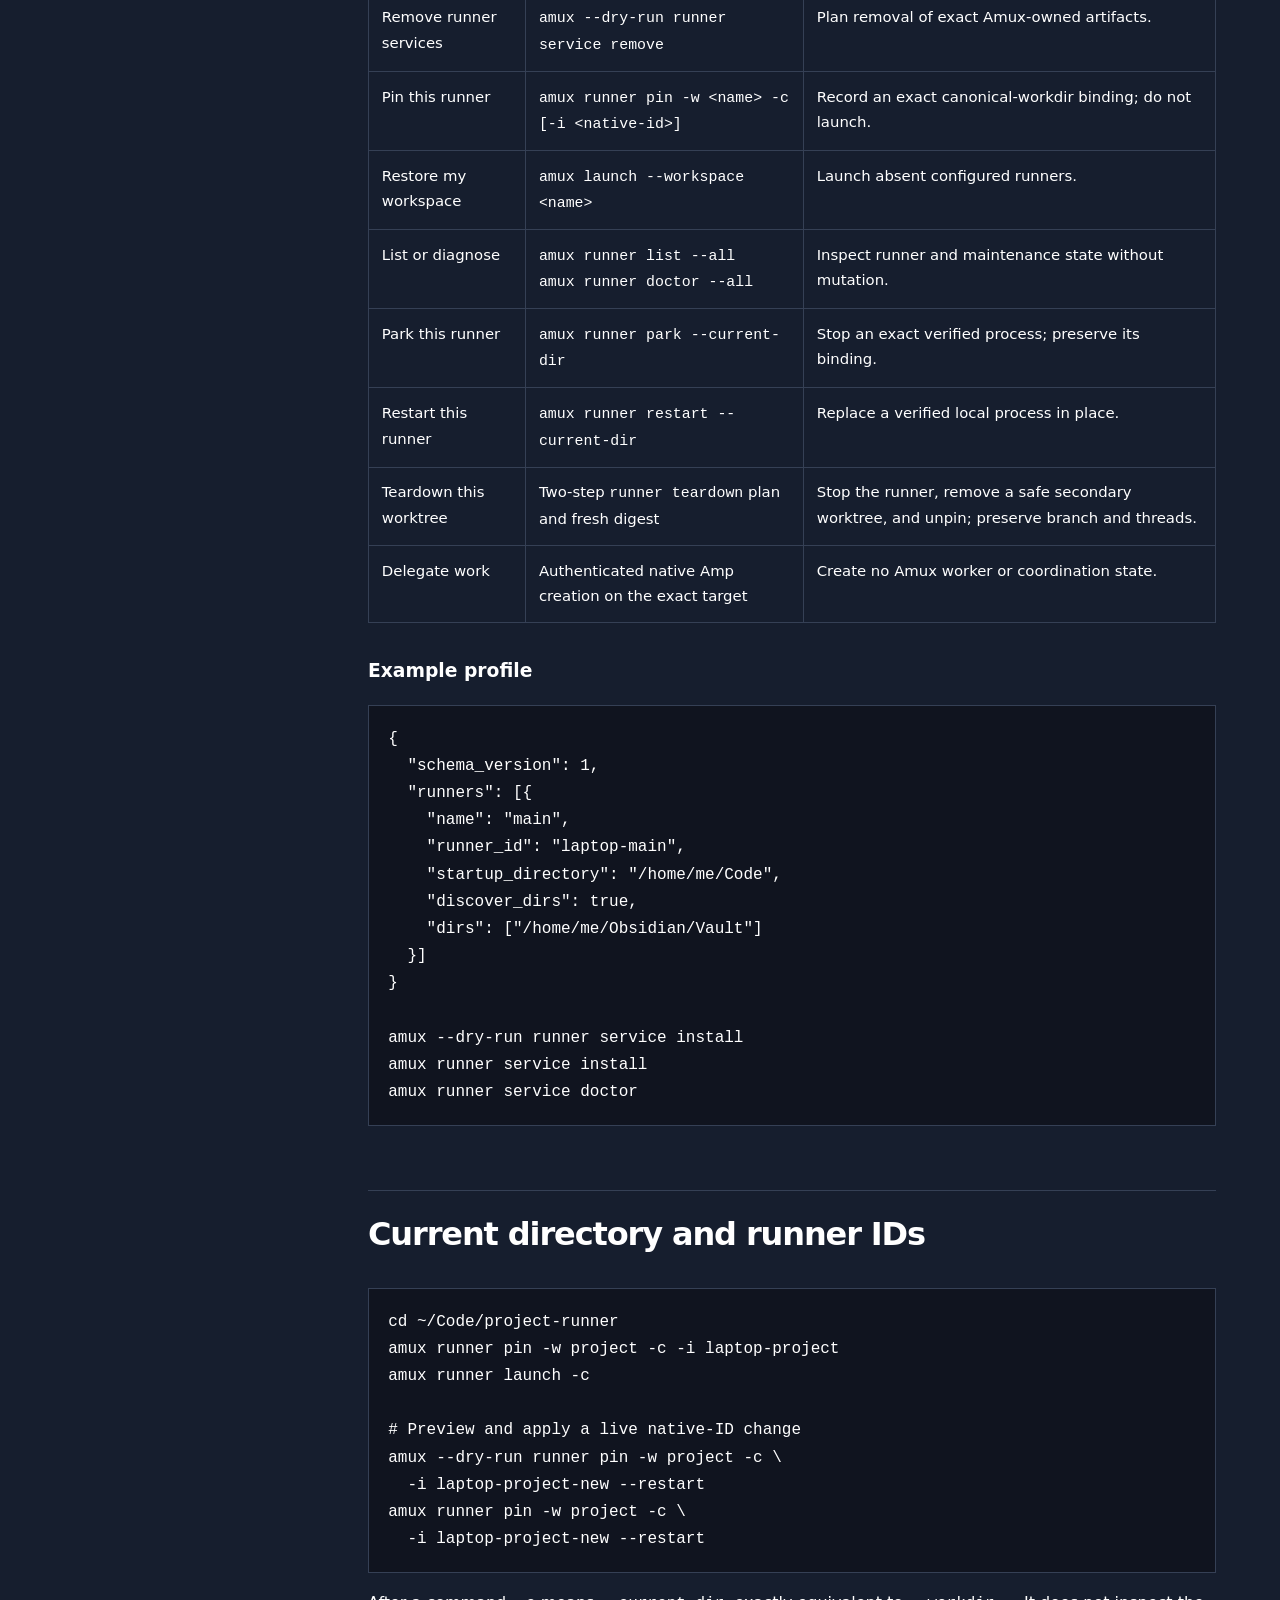
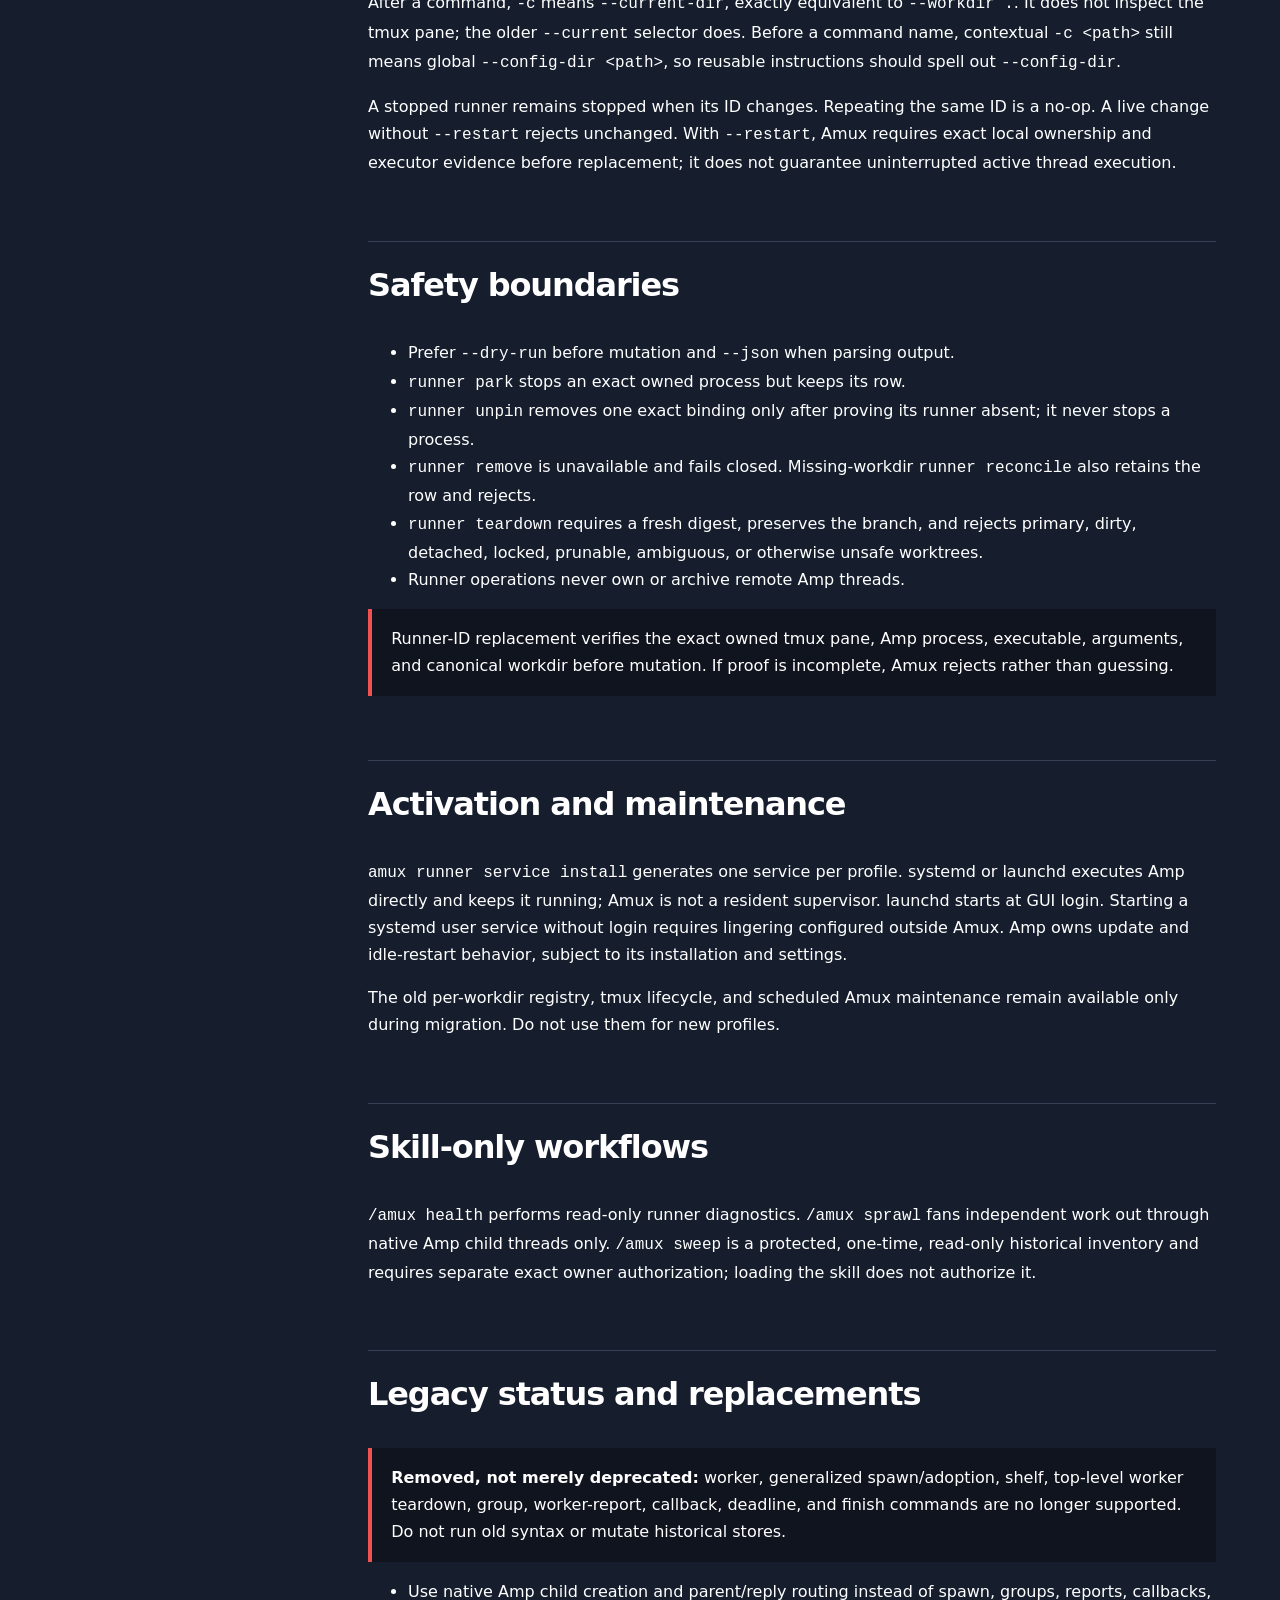
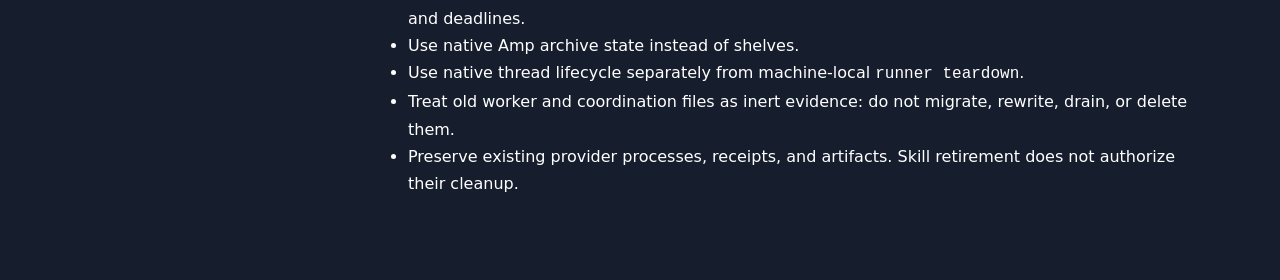
<file: docs/skill/index.html>
<!doctype html>
<html lang="en">
  <head>
    <meta charset="utf-8" />
    <meta name="viewport" content="width=device-width, initial-scale=1" />
    <title>The /amux skill — native runner configuration</title>
    <meta name="description" content="Configure native Amp multi-directory runners and their systemd or launchd services." />
    <meta property="og:title" content="The /amux runner skill" />
    <meta property="og:description" content="Declarative directories and login services for native Amp runners." />
    <meta property="og:type" content="website" />
    <meta property="og:url" content="https://amux.zainf.dev/skill/" />
    <meta name="theme-color" content="#161e2e" />
    <link rel="canonical" href="https://amux.zainf.dev/skill/" />
    <style>
      :root { color-scheme:dark; --bg:#161e2e; --panel:#10141f; --ink:#fff; --muted:#b6bece; --red:#f05252; --line:#354055; }
      * { box-sizing:border-box; } html { scroll-behavior:smooth; }
      body { margin:0; background:var(--bg); color:var(--ink); font:16px/1.7 Inter,system-ui,sans-serif; }
      a { color:var(--red); } code,pre { font-family:ui-monospace,SFMono-Regular,Consolas,monospace; }
      .wrap { width:min(72rem,calc(100% - 2rem)); margin:auto; }
      header { display:flex; justify-content:space-between; padding:1.4rem 0; border-bottom:1px solid var(--line); }
      header a { color:var(--ink); text-decoration:none; font-weight:800; }
      .layout { display:grid; grid-template-columns:15rem minmax(0,1fr); gap:4rem; padding:4rem 0 7rem; }
      .layout > * { min-width:0; }
      aside { position:sticky; top:2rem; align-self:start; }
      aside a { display:block; padding:.35rem 0; color:var(--muted); text-decoration:none; }
      h1 { margin:0; font-size:clamp(3rem,7vw,5.7rem); line-height:.95; letter-spacing:-.055em; }
      h2 { margin-top:4rem; padding-top:1rem; border-top:1px solid var(--line); font-size:2rem; letter-spacing:-.035em; }
      h3 { margin-top:2rem; }
      .lede { max-width:60ch; color:var(--muted); font-size:1.15rem; }
      pre { padding:1.2rem; overflow:auto; border:1px solid var(--line); background:var(--panel); }
      table { width:100%; border-collapse:collapse; font-size:.93rem; }
      th,td { padding:.8rem; border:1px solid var(--line); text-align:left; vertical-align:top; }
      th { color:var(--red); }
      .note { padding:1rem 1.2rem; border-left:4px solid var(--red); background:var(--panel); }
      @media (max-width:780px) { .layout { grid-template-columns:1fr; padding-top:2.5rem; } aside { position:static; } table { display:block; overflow-x:auto; } }
    </style>
  </head>
  <body>
    <div class="wrap">
      <header><a href="/">← amux</a><a href="https://github.com/zainfathoni/amux/tree/main/skills/amux">Skill source</a></header>
      <div class="layout">
        <aside aria-label="On this page"><strong>On this page</strong><a href="#install">Install</a><a href="#model">Core concepts</a><a href="#routing">Common requests</a><a href="#current-dir">Current directory and IDs</a><a href="#safety">Safety boundaries</a><a href="#activation">Activation</a><a href="#workflows">Skill workflows</a><a href="#legacy">Legacy replacements</a></aside>
        <main>
          <h1>The <span style="color:var(--red)">/amux</span> skill</h1>
          <p class="lede">The Amp skill for declaring native multi-directory runners and installing their systemd or launchd services. Amp owns runner execution, updates, and task coordination; Amux keeps reproducible machine configuration.</p>

          <h2 id="install">Install globally</h2>
          <pre><code>npx skills add zainfathoni/amux --skill amux --global</code></pre>
          <p>Only the runner-service skill is shipped. The experimental provider skills and helpers are retired. Use native Amp threads and communication for delegated work.</p>
          <p>To link <code>/amux</code> from a clean local checkout without having the installer update that checkout:</p>
          <pre><code>AMUX_REPO="$HOME/Code/GitHub/zainfathoni/amux"
git -C "$AMUX_REPO" pull --ff-only origin main
curl -fsSL https://amux.zainf.dev/install.sh |
  AMUX_SKILLS_SOURCE="$AMUX_REPO" sh</code></pre>

          <h2 id="model">Core concepts</h2>
          <ul><li><strong>Runner profile:</strong> named configuration for one native <code>amp --no-tui</code> process.</li><li><strong>Startup directory:</strong> the stable directory from which Amp starts and remembers dynamic directory additions.</li><li><strong>Served directory:</strong> any existing Git or non-Git directory made available by the runner.</li><li><strong>Runner service:</strong> a generated systemd user service or launchd agent that executes Amp directly.</li></ul>

          <h2 id="routing">Common requests</h2>
          <table><thead><tr><th>Say</th><th>Agent route</th><th>Effect</th></tr></thead><tbody>
            <tr><td>Serve my code and vault</td><td>Configure one <code>native-runners.json</code> profile</td><td>Combine discovery beneath a code root with explicit unrelated directories.</td></tr>
            <tr><td>Start the runner at login</td><td><code>amux runner service install</code></td><td>Install and activate an owned systemd or launchd artifact.</td></tr>
            <tr><td>Check runner services</td><td><code>amux runner service doctor</code></td><td>Verify profile, artifact digest, and active service state.</td></tr>
            <tr><td>Remove runner services</td><td><code>amux --dry-run runner service remove</code></td><td>Plan removal of exact Amux-owned artifacts.</td></tr>
            <tr><td>Pin this runner</td><td><code>amux runner pin -w &lt;name&gt; -c [-i &lt;native-id&gt;]</code></td><td>Record an exact canonical-workdir binding; do not launch.</td></tr>
            <tr><td>Restore my workspace</td><td><code>amux launch --workspace &lt;name&gt;</code></td><td>Launch absent configured runners.</td></tr>
            <tr><td>List or diagnose</td><td><code>amux runner list --all</code><br><code>amux runner doctor --all</code></td><td>Inspect runner and maintenance state without mutation.</td></tr>
            <tr><td>Park this runner</td><td><code>amux runner park --current-dir</code></td><td>Stop an exact verified process; preserve its binding.</td></tr>
            <tr><td>Restart this runner</td><td><code>amux runner restart --current-dir</code></td><td>Replace a verified local process in place.</td></tr>
            <tr><td>Teardown this worktree</td><td>Two-step <code>runner teardown</code> plan and fresh digest</td><td>Stop the runner, remove a safe secondary worktree, and unpin; preserve branch and threads.</td></tr>
            <tr><td>Delegate work</td><td>Authenticated native Amp creation on the exact target</td><td>Create no Amux worker or coordination state.</td></tr>
          </tbody></table>

          <h3>Example profile</h3>
          <pre><code>{
  "schema_version": 1,
  "runners": [{
    "name": "main",
    "runner_id": "laptop-main",
    "startup_directory": "/home/me/Code",
    "discover_dirs": true,
    "dirs": ["/home/me/Obsidian/Vault"]
  }]
}

amux --dry-run runner service install
amux runner service install
amux runner service doctor</code></pre>

          <h2 id="current-dir">Current directory and runner IDs</h2>
          <pre><code>cd ~/Code/project-runner
amux runner pin -w project -c -i laptop-project
amux runner launch -c

# Preview and apply a live native-ID change
amux --dry-run runner pin -w project -c \
  -i laptop-project-new --restart
amux runner pin -w project -c \
  -i laptop-project-new --restart</code></pre>
          <p>After a command, <code>-c</code> means <code>--current-dir</code>, exactly equivalent to <code>--workdir .</code>. It does not inspect the tmux pane; the older <code>--current</code> selector does. Before a command name, contextual <code>-c &lt;path&gt;</code> still means global <code>--config-dir &lt;path&gt;</code>, so reusable instructions should spell out <code>--config-dir</code>.</p>
          <p>A stopped runner remains stopped when its ID changes. Repeating the same ID is a no-op. A live change without <code>--restart</code> rejects unchanged. With <code>--restart</code>, Amux requires exact local ownership and executor evidence before replacement; it does not guarantee uninterrupted active thread execution.</p>

          <h2 id="safety">Safety boundaries</h2>
          <ul><li>Prefer <code>--dry-run</code> before mutation and <code>--json</code> when parsing output.</li><li><code>runner park</code> stops an exact owned process but keeps its row.</li><li><code>runner unpin</code> removes one exact binding only after proving its runner absent; it never stops a process.</li><li><code>runner remove</code> is unavailable and fails closed. Missing-workdir <code>runner reconcile</code> also retains the row and rejects.</li><li><code>runner teardown</code> requires a fresh digest, preserves the branch, and rejects primary, dirty, detached, locked, prunable, ambiguous, or otherwise unsafe worktrees.</li><li>Runner operations never own or archive remote Amp threads.</li></ul>
          <p class="note">Runner-ID replacement verifies the exact owned tmux pane, Amp process, executable, arguments, and canonical workdir before mutation. If proof is incomplete, Amux rejects rather than guessing.</p>

          <h2 id="activation">Activation and maintenance</h2>
          <p><code>amux runner service install</code> generates one service per profile. systemd or launchd executes Amp directly and keeps it running; Amux is not a resident supervisor. launchd starts at GUI login. Starting a systemd user service without login requires lingering configured outside Amux. Amp owns update and idle-restart behavior, subject to its installation and settings.</p>
          <p>The old per-workdir registry, tmux lifecycle, and scheduled Amux maintenance remain available only during migration. Do not use them for new profiles.</p>

          <h2 id="workflows">Skill-only workflows</h2>
          <p><code>/amux health</code> performs read-only runner diagnostics. <code>/amux sprawl</code> fans independent work out through native Amp child threads only. <code>/amux sweep</code> is a protected, one-time, read-only historical inventory and requires separate exact owner authorization; loading the skill does not authorize it.</p>

          <h2 id="legacy">Legacy status and replacements</h2>
          <p class="note"><strong>Removed, not merely deprecated:</strong> worker, generalized spawn/adoption, shelf, top-level worker teardown, group, worker-report, callback, deadline, and finish commands are no longer supported. Do not run old syntax or mutate historical stores.</p>
          <ul><li>Use native Amp child creation and parent/reply routing instead of spawn, groups, reports, callbacks, and deadlines.</li><li>Use native Amp archive state instead of shelves.</li><li>Use native thread lifecycle separately from machine-local <code>runner teardown</code>.</li><li>Treat old worker and coordination files as inert evidence: do not migrate, rewrite, drain, or delete them.</li><li>Preserve existing provider processes, receipts, and artifacts. Skill retirement does not authorize their cleanup.</li></ul>
        </main>
      </div>
    </div>
  </body>
</html>
</file>
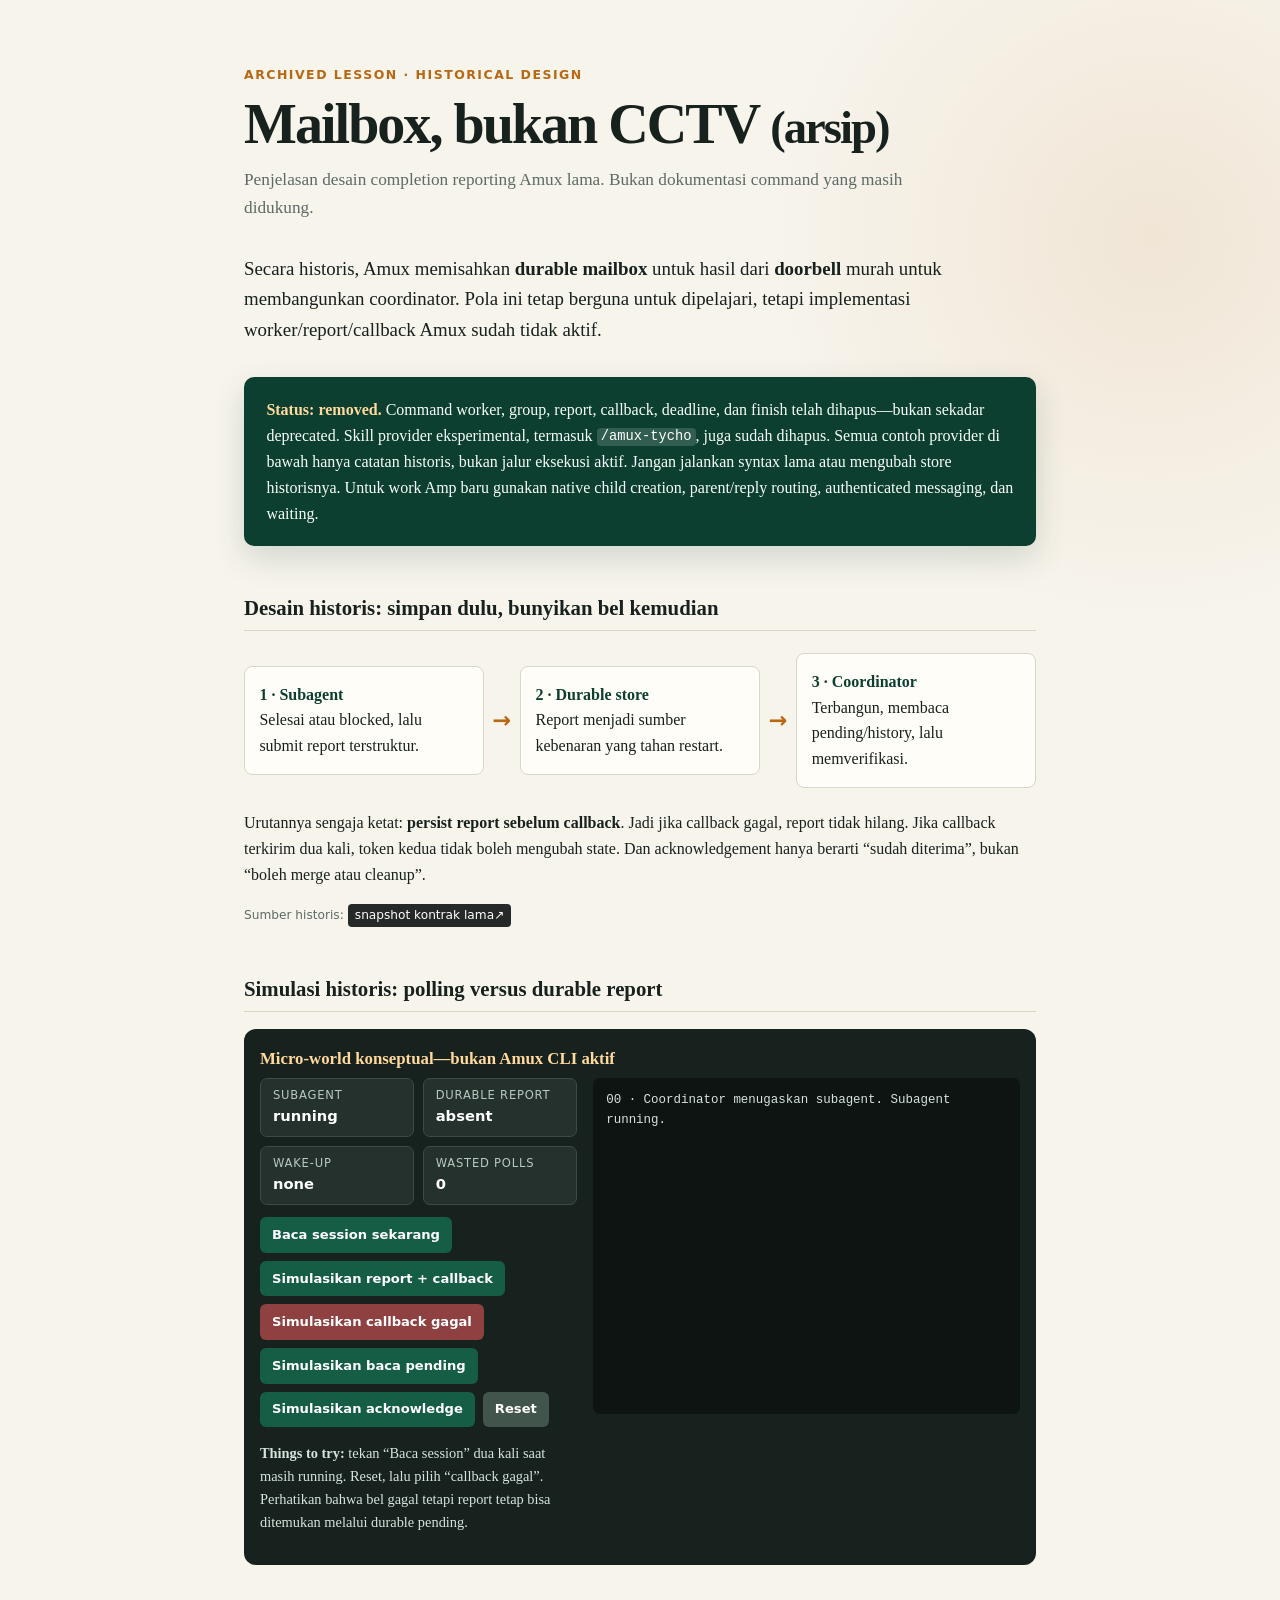
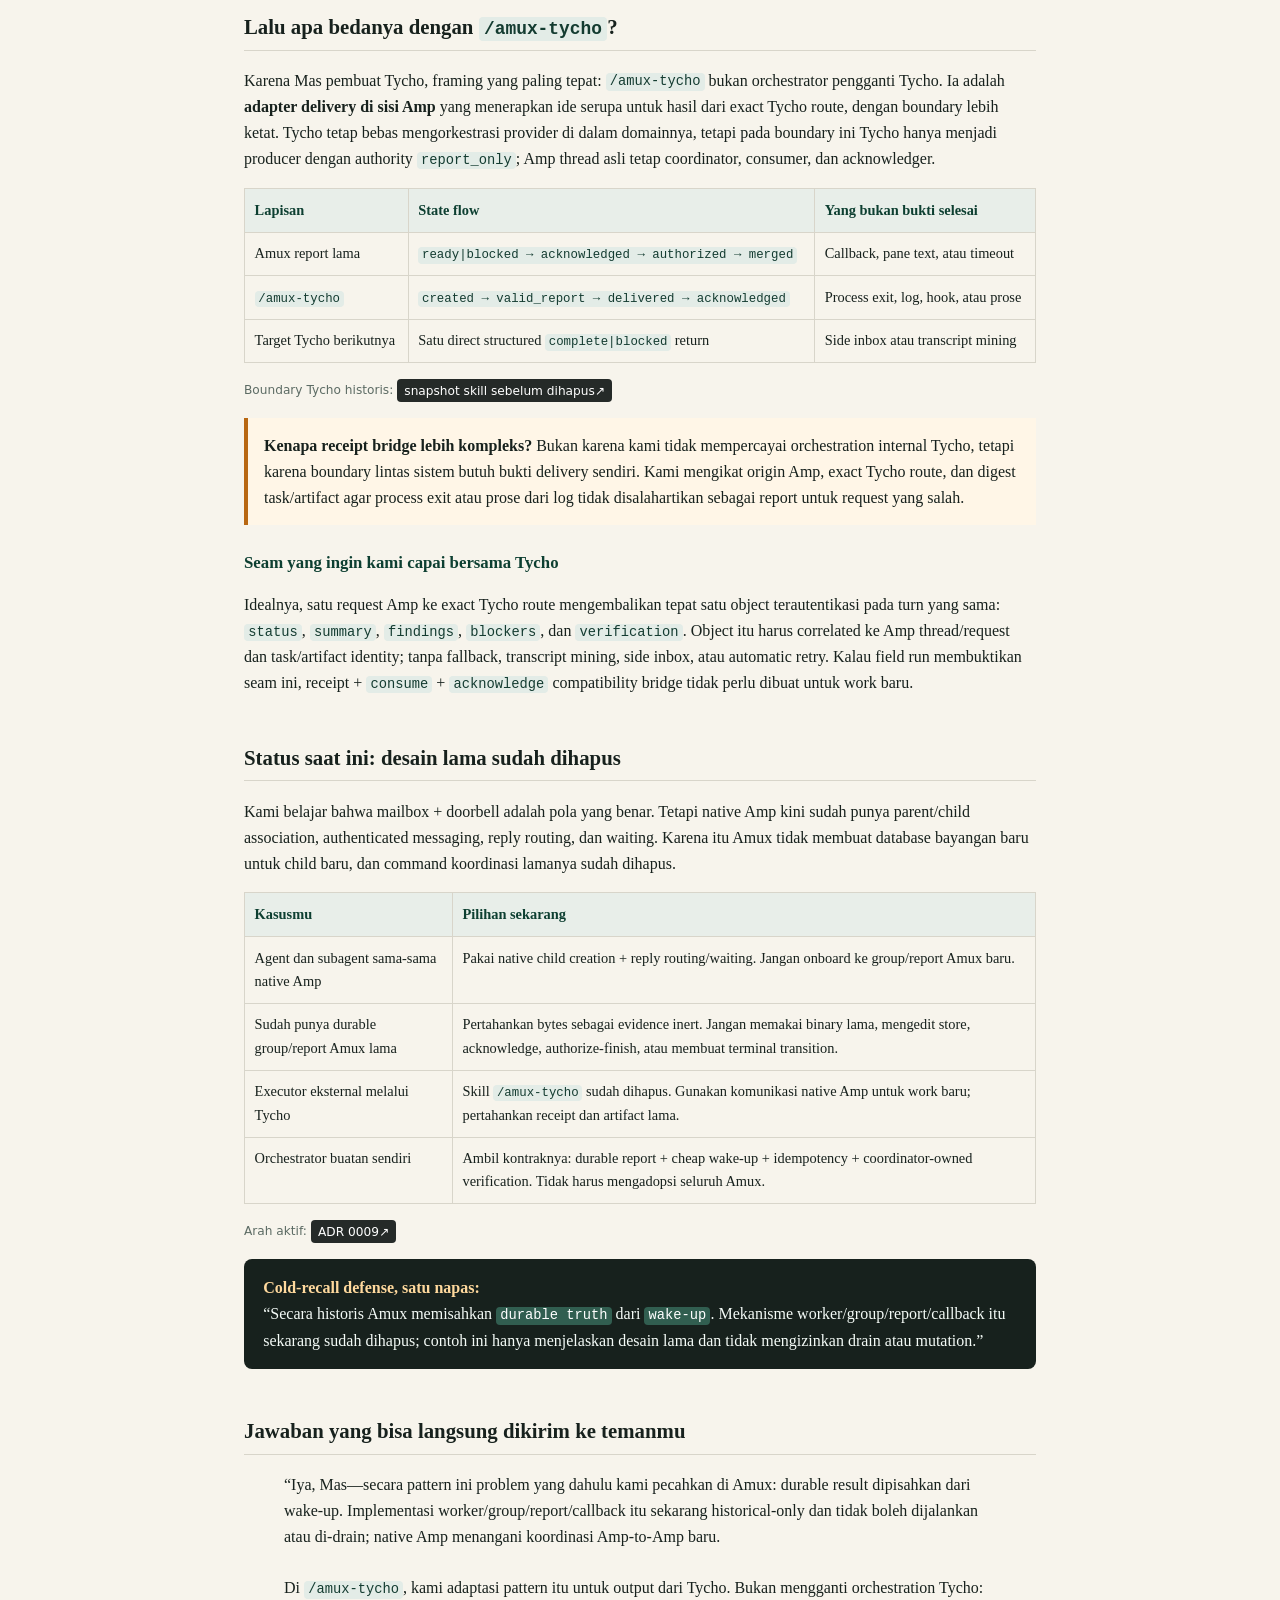
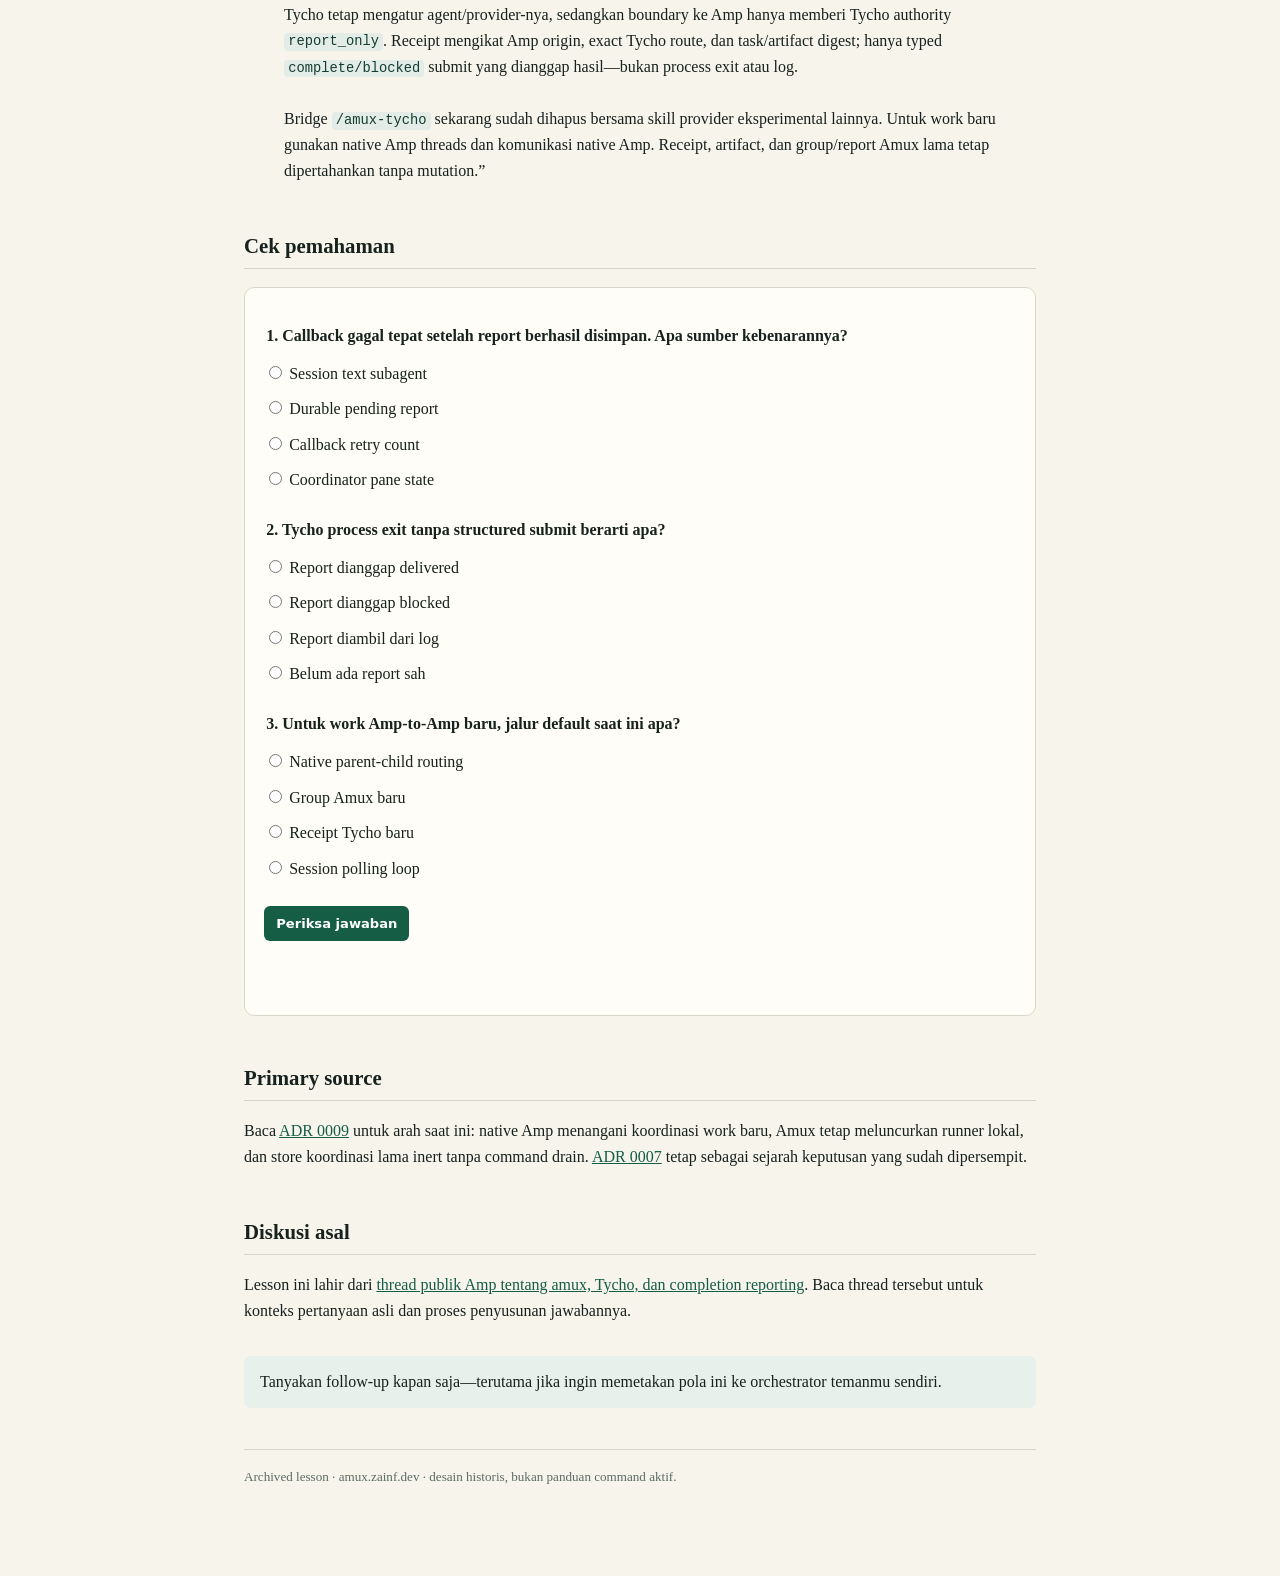
<file: docs/learn/amux-async-reporting/index.html>
<!doctype html>
<html lang="id">
<head>
  <meta charset="utf-8">
  <meta name="viewport" content="width=device-width, initial-scale=1">
  <title>Archived lesson — Mailbox, bukan CCTV</title>
  <meta name="description" content="Arsip pembelajaran desain async reporting Amux yang sudah dihapus, beserta jalur native Amp penggantinya.">
  <meta property="og:title" content="Archived lesson — Mailbox, bukan CCTV">
  <meta property="og:description" content="Desain historis durable report dan jalur native Amp penggantinya.">
  <meta property="og:type" content="article">
  <meta property="og:url" content="https://amux.zainf.dev/learn/amux-async-reporting/">
  <meta name="theme-color" content="#0d3f31">
  <link rel="canonical" href="https://amux.zainf.dev/learn/amux-async-reporting/">
  <link rel="icon" type="image/svg+xml" href="/favicon.svg">
  <link rel="stylesheet" href="lesson.css">
</head>
<body>
<a class="skip" href="#lesson-main">Lewati ke isi lesson</a>
<main id="lesson-main">
  <p class="eyebrow">Archived lesson · historical design</p>
  <h1>Mailbox, bukan CCTV <small>(arsip)</small></h1>
  <p class="sub">Penjelasan desain completion reporting Amux lama. Bukan dokumentasi command yang masih didukung.</p>

  <p class="lead">Secara historis, Amux memisahkan <strong>durable mailbox</strong> untuk hasil dari <strong>doorbell</strong> murah untuk membangunkan coordinator. Pola ini tetap berguna untuk dipelajari, tetapi implementasi worker/report/callback Amux sudah tidak aktif.</p>

  <div class="verdict">
    <strong>Status: removed.</strong> Command worker, group, report, callback, deadline, dan finish telah dihapus—bukan sekadar deprecated. Skill provider eksperimental, termasuk <code>/amux-tycho</code>, juga sudah dihapus. Semua contoh provider di bawah hanya catatan historis, bukan jalur eksekusi aktif. Jangan jalankan syntax lama atau mengubah store historisnya. Untuk work Amp baru gunakan native child creation, parent/reply routing, authenticated messaging, dan waiting.
  </div>

  <h2>Desain historis: simpan dulu, bunyikan bel kemudian</h2>
  <div class="flow" role="img" aria-label="Subagent menyimpan report ke durable store, callback membangunkan coordinator, lalu coordinator membaca dan memverifikasi report">
    <div class="flow-box"><b>1 · Subagent</b>Selesai atau blocked, lalu submit report terstruktur.</div>
    <div class="arrow" aria-hidden="true">→</div>
    <div class="flow-box"><b>2 · Durable store</b>Report menjadi sumber kebenaran yang tahan restart.</div>
    <div class="arrow" aria-hidden="true">→</div>
    <div class="flow-box"><b>3 · Coordinator</b>Terbangun, membaca pending/history, lalu memverifikasi.</div>
  </div>

  <p>Urutannya sengaja ketat: <strong>persist report sebelum callback</strong>. Jadi jika callback gagal, report tidak hilang. Jika callback terkirim dua kali, token kedua tidak boleh mengubah state. Dan acknowledgement hanya berarti “sudah diterima”, bukan “boleh merge atau cleanup”.</p>

  <p class="source-line">Sumber historis: <a class="chip gh" href="https://github.com/zainfathoni/amux/blob/891cd39606791993e5dc040aa5c28432250f23ee/skills/amux/reference/commands.md#L88-L96">snapshot kontrak lama↗</a></p>

  <h2>Simulasi historis: polling versus durable report</h2>
  <section class="simulator" aria-labelledby="sim-heading">
    <h3 id="sim-heading">Micro-world konseptual—bukan Amux CLI aktif</h3>
    <div class="simulator-grid">
      <div>
        <div class="status-grid" aria-live="polite">
          <div class="status-card"><span>Subagent</span><strong id="worker-status">running</strong></div>
          <div class="status-card"><span>Durable report</span><strong id="report-status">absent</strong></div>
          <div class="status-card"><span>Wake-up</span><strong id="bell-status">none</strong></div>
          <div class="status-card"><span>Wasted polls</span><strong id="poll-count">0</strong></div>
        </div>
        <div class="controls">
          <button type="button" id="poll">Baca session sekarang</button>
          <button type="button" id="finish">Simulasikan report + callback</button>
          <button type="button" class="danger" id="finish-fail">Simulasikan callback gagal</button>
          <button type="button" id="inspect">Simulasikan baca pending</button>
          <button type="button" id="ack">Simulasikan acknowledge</button>
          <button type="button" class="secondary" id="reset">Reset</button>
        </div>
        <p class="things"><strong>Things to try:</strong> tekan “Baca session” dua kali saat masih running. Reset, lalu pilih “callback gagal”. Perhatikan bahwa bel gagal tetapi report tetap bisa ditemukan melalui durable pending.</p>
      </div>
      <pre class="log" id="event-log" aria-label="Log kejadian simulator">00 · Coordinator menugaskan subagent. Subagent running.</pre>
    </div>
  </section>

  <h2>Lalu apa bedanya dengan <code>/amux-tycho</code>?</h2>
  <p>Karena Mas pembuat Tycho, framing yang paling tepat: <code>/amux-tycho</code> bukan orchestrator pengganti Tycho. Ia adalah <strong>adapter delivery di sisi Amp</strong> yang menerapkan ide serupa untuk hasil dari exact Tycho route, dengan boundary lebih ketat. Tycho tetap bebas mengorkestrasi provider di dalam domainnya, tetapi pada boundary ini Tycho hanya menjadi producer dengan authority <code>report_only</code>; Amp thread asli tetap coordinator, consumer, dan acknowledger.</p>

  <table>
    <thead><tr><th>Lapisan</th><th>State flow</th><th>Yang bukan bukti selesai</th></tr></thead>
    <tbody>
      <tr><td>Amux report lama</td><td><code>ready|blocked → acknowledged → authorized → merged</code></td><td>Callback, pane text, atau timeout</td></tr>
      <tr><td><code>/amux-tycho</code></td><td><code>created → valid_report → delivered → acknowledged</code></td><td>Process exit, log, hook, atau prose</td></tr>
      <tr><td>Target Tycho berikutnya</td><td>Satu direct structured <code>complete|blocked</code> return</td><td>Side inbox atau transcript mining</td></tr>
    </tbody>
  </table>

  <p class="source-line">Boundary Tycho historis: <a class="chip gh" href="https://github.com/zainfathoni/amux/blob/e50d54c1afc5481b861fdce135c64055f68c91b9/skills/amux-tycho/SKILL.md">snapshot skill sebelum dihapus↗</a></p>

  <div class="callout">
    <strong>Kenapa receipt bridge lebih kompleks?</strong> Bukan karena kami tidak mempercayai orchestration internal Tycho, tetapi karena boundary lintas sistem butuh bukti delivery sendiri. Kami mengikat origin Amp, exact Tycho route, dan digest task/artifact agar process exit atau prose dari log tidak disalahartikan sebagai report untuk request yang salah.
  </div>

  <h3>Seam yang ingin kami capai bersama Tycho</h3>
  <p>Idealnya, satu request Amp ke exact Tycho route mengembalikan tepat satu object terautentikasi pada turn yang sama: <code>status</code>, <code>summary</code>, <code>findings</code>, <code>blockers</code>, dan <code>verification</code>. Object itu harus correlated ke Amp thread/request dan task/artifact identity; tanpa fallback, transcript mining, side inbox, atau automatic retry. Kalau field run membuktikan seam ini, receipt + <code>consume</code> + <code>acknowledge</code> compatibility bridge tidak perlu dibuat untuk work baru.</p>

  <h2>Status saat ini: desain lama sudah dihapus</h2>
  <p>Kami belajar bahwa mailbox + doorbell adalah pola yang benar. Tetapi native Amp kini sudah punya parent/child association, authenticated messaging, reply routing, dan waiting. Karena itu Amux tidak membuat database bayangan baru untuk child baru, dan command koordinasi lamanya sudah dihapus.</p>

  <table>
    <thead><tr><th>Kasusmu</th><th>Pilihan sekarang</th></tr></thead>
    <tbody>
      <tr><td>Agent dan subagent sama-sama native Amp</td><td>Pakai native child creation + reply routing/waiting. Jangan onboard ke group/report Amux baru.</td></tr>
      <tr><td>Sudah punya durable group/report Amux lama</td><td>Pertahankan bytes sebagai evidence inert. Jangan memakai binary lama, mengedit store, acknowledge, authorize-finish, atau membuat terminal transition.</td></tr>
      <tr><td>Executor eksternal melalui Tycho</td><td>Skill <code>/amux-tycho</code> sudah dihapus. Gunakan komunikasi native Amp untuk work baru; pertahankan receipt dan artifact lama.</td></tr>
      <tr><td>Orchestrator buatan sendiri</td><td>Ambil kontraknya: durable report + cheap wake-up + idempotency + coordinator-owned verification. Tidak harus mengadopsi seluruh Amux.</td></tr>
    </tbody>
  </table>

  <p class="source-line">Arah aktif:
    <a class="chip gh" href="https://github.com/zainfathoni/amux/blob/main/docs/adr/0009-remove-active-legacy-coordination-surfaces.md" aria-label="Buka ADR 0009 di GitHub">ADR 0009↗</a>
  </p>

  <div class="cold">
    <b>Cold-recall defense, satu napas:</b><br>
    “Secara historis Amux memisahkan <code>durable truth</code> dari <code>wake-up</code>. Mekanisme worker/group/report/callback itu sekarang sudah dihapus; contoh ini hanya menjelaskan desain lama dan tidak mengizinkan drain atau mutation.”
  </div>

  <h2>Jawaban yang bisa langsung dikirim ke temanmu</h2>
  <blockquote>
    “Iya, Mas—secara pattern ini problem yang dahulu kami pecahkan di Amux: durable result dipisahkan dari wake-up. Implementasi worker/group/report/callback itu sekarang historical-only dan tidak boleh dijalankan atau di-drain; native Amp menangani koordinasi Amp-to-Amp baru.<br><br>
    Di <code>/amux-tycho</code>, kami adaptasi pattern itu untuk output dari Tycho. Bukan mengganti orchestration Tycho: Tycho tetap mengatur agent/provider-nya, sedangkan boundary ke Amp hanya memberi Tycho authority <code>report_only</code>. Receipt mengikat Amp origin, exact Tycho route, dan task/artifact digest; hanya typed <code>complete/blocked</code> submit yang dianggap hasil—bukan process exit atau log.<br><br>
    Bridge <code>/amux-tycho</code> sekarang sudah dihapus bersama skill provider eksperimental lainnya. Untuk work baru gunakan native Amp threads dan komunikasi native Amp. Receipt, artifact, dan group/report Amux lama tetap dipertahankan tanpa mutation.”
  </blockquote>

  <h2>Cek pemahaman</h2>
  <form class="quiz" id="quiz">
    <fieldset class="question">
      <legend>1. Callback gagal tepat setelah report berhasil disimpan. Apa sumber kebenarannya?</legend>
      <label><input type="radio" name="q1" value="a"> Session text subagent</label>
      <label><input type="radio" name="q1" value="b"> Durable pending report</label>
      <label><input type="radio" name="q1" value="c"> Callback retry count</label>
      <label><input type="radio" name="q1" value="d"> Coordinator pane state</label>
    </fieldset>
    <fieldset class="question">
      <legend>2. Tycho process exit tanpa structured submit berarti apa?</legend>
      <label><input type="radio" name="q2" value="a"> Report dianggap delivered</label>
      <label><input type="radio" name="q2" value="b"> Report dianggap blocked</label>
      <label><input type="radio" name="q2" value="c"> Report diambil dari log</label>
      <label><input type="radio" name="q2" value="d"> Belum ada report sah</label>
    </fieldset>
    <fieldset class="question">
      <legend>3. Untuk work Amp-to-Amp baru, jalur default saat ini apa?</legend>
      <label><input type="radio" name="q3" value="a"> Native parent-child routing</label>
      <label><input type="radio" name="q3" value="b"> Group Amux baru</label>
      <label><input type="radio" name="q3" value="c"> Receipt Tycho baru</label>
      <label><input type="radio" name="q3" value="d"> Session polling loop</label>
    </fieldset>
    <button type="submit">Periksa jawaban</button>
    <p class="feedback" id="quiz-feedback" aria-live="polite"></p>
  </form>

  <h2>Primary source</h2>
  <p>Baca <a href="https://github.com/zainfathoni/amux/blob/main/docs/adr/0009-remove-active-legacy-coordination-surfaces.md">ADR 0009</a> untuk arah saat ini: native Amp menangani koordinasi work baru, Amux tetap meluncurkan runner lokal, dan store koordinasi lama inert tanpa command drain. <a href="https://github.com/zainfathoni/amux/blob/main/docs/adr/0007-retire-amux-through-native-cutover-and-staged-drain.md">ADR 0007</a> tetap sebagai sejarah keputusan yang sudah dipersempit.</p>

  <h2>Diskusi asal</h2>
  <p>Lesson ini lahir dari <a href="https://ampcode.com/threads/T-019ff8aa-b9e5-749e-abea-ddfe1a44d7ca">thread publik Amp tentang amux, Tycho, dan completion reporting</a>. Baca thread tersebut untuk konteks pertanyaan asli dan proses penyusunan jawabannya.</p>

  <p class="ask">Tanyakan follow-up kapan saja—terutama jika ingin memetakan pola ini ke orchestrator temanmu sendiri.</p>
  <p class="foot">Archived lesson · amux.zainf.dev · desain historis, bukan panduan command aktif.</p>
</main>

<script>
(() => {
  const state = { worker: 'running', report: 'absent', bell: 'none', polls: 0, seen: false, step: 0 };
  const $ = (id) => document.getElementById(id);
  const log = (message) => {
    state.step += 1;
    $('event-log').textContent += `\n${String(state.step).padStart(2, '0')} · ${message}`;
    $('event-log').scrollTop = $('event-log').scrollHeight;
  };
  const render = () => {
    $('worker-status').textContent = state.worker;
    $('report-status').textContent = state.report;
    $('bell-status').textContent = state.bell;
    $('poll-count').textContent = String(state.polls);
  };
  $('poll').addEventListener('click', () => {
    if (state.worker === 'running') {
      state.polls += 1;
      log('Coordinator membaca session: masih running. Satu poll terbuang.');
    } else {
      log('Coordinator membaca session setelah selesai, tetapi durable report lebih terstruktur.');
    }
    render();
  });
  $('finish').addEventListener('click', () => {
    if (state.worker !== 'running') return log('Subagent sudah terminal; duplicate finish tidak mengubah state.');
    state.worker = 'finished';
    state.report = 'pending';
    state.bell = 'notified';
    log('Subagent persist report=ready. Baru setelah itu callback membunyikan bel.');
    render();
  });
  $('finish-fail').addEventListener('click', () => {
    if (state.worker !== 'running') return log('Subagent sudah terminal; duplicate finish tidak mengubah state.');
    state.worker = 'finished';
    state.report = 'pending';
    state.bell = 'failed';
    log('Subagent persist report=ready. Callback gagal, tetapi durable report tetap pending.');
    render();
  });
  $('inspect').addEventListener('click', () => {
    if (state.report === 'absent') return log('Pending kosong. Coordinator tidak menyimpulkan selesai dari ketiadaan bel.');
    state.seen = true;
    log(`Coordinator membaca pending: report=${state.report}. Delivery ditemukan tanpa membaca session.`);
  });
  $('ack').addEventListener('click', () => {
    if (!state.seen) return log('Ditolak: baca/consume report dulu sebelum acknowledge.');
    if (state.report === 'acknowledged') return log('Duplicate acknowledgement aman dan tidak mengubah state.');
    state.report = 'acknowledged';
    log('Coordinator acknowledge receipt. Ini belum memberi authority untuk merge atau cleanup.');
    render();
  });
  $('reset').addEventListener('click', () => {
    Object.assign(state, { worker: 'running', report: 'absent', bell: 'none', polls: 0, seen: false, step: 0 });
    $('event-log').textContent = '00 · Coordinator menugaskan subagent. Subagent running.';
    render();
  });

  $('quiz').addEventListener('submit', (event) => {
    event.preventDefault();
    const data = new FormData(event.currentTarget);
    const selected = [data.get('q1'), data.get('q2'), data.get('q3')];
    const key = ['b', 'd', 'a'];
    const misses = selected.map((answer, i) => answer === key[i] ? null : i + 1).filter(Boolean);
    const feedback = $('quiz-feedback');
    if (!misses.length) {
      feedback.textContent = '3/3 — tepat. Kamu sudah membedakan durable truth, notification, dan jalur default baru.';
      feedback.className = 'feedback ok';
    } else {
      feedback.textContent = `Belum tepat di nomor ${misses.join(', ')}. Ingat: report—notifikasi; submit—process exit; native—work baru.`;
      feedback.className = 'feedback no';
    }
  });
  render();
})();
</script>
</body>
</html>
</file>
<file: docs/learn/amux-async-reporting/lesson.css>
:root {
  --ink: #17211d;
  --muted: #5c6b64;
  --paper: #f7f4ec;
  --panel: #fffdf7;
  --rule: #d8d5ca;
  --forest: #155d45;
  --forest-dark: #0d3f31;
  --amber: #b86712;
  --red: #a33939;
  --blue: #245b8a;
}

* { box-sizing: border-box; }

html { scroll-behavior: smooth; }

body {
  margin: 0;
  color: var(--ink);
  background:
    radial-gradient(circle at 90% 5%, rgba(184, 103, 18, .1), transparent 24rem),
    var(--paper);
  font-family: "Iowan Old Style", "Palatino Linotype", Palatino, Georgia, serif;
  line-height: 1.62;
}

a { color: var(--forest); }
a:hover { color: var(--forest-dark); }

.skip {
  position: absolute;
  left: -999px;
  width: 1px;
  height: 1px;
  overflow: hidden;
}
.skip:focus {
  left: 1rem;
  top: 1rem;
  width: auto;
  height: auto;
  padding: .55rem .8rem;
  background: white;
  border: 2px solid var(--forest);
  z-index: 10;
}

main { max-width: 52rem; margin: 0 auto; padding: 3.5rem 1.25rem 5rem; }
h1 { max-width: 45rem; font-size: clamp(2rem, 6vw, 3.5rem); line-height: 1.02; margin: 0; letter-spacing: -.035em; }
h2 { margin-top: 2.8rem; padding-bottom: .35rem; border-bottom: 1px solid var(--rule); font-size: 1.3rem; }
h3 { margin: 1.5rem 0 .35rem; color: var(--forest-dark); font-size: 1.05rem; }
.eyebrow { color: var(--amber); font: 700 .78rem/1.2 system-ui, sans-serif; letter-spacing: .12em; text-transform: uppercase; }
.sub { max-width: 42rem; margin: .8rem 0 2rem; color: var(--muted); font-size: 1.08rem; }
.lead { font-size: 1.18rem; }

.verdict {
  margin: 2rem 0;
  padding: 1.2rem 1.4rem;
  color: #f7fff9;
  background: var(--forest-dark);
  border-radius: 10px;
  box-shadow: 0 12px 32px rgba(13, 63, 49, .16);
}
.verdict strong { color: #ffd99d; }
.verdict code, .dark code { color: #fff; background: #315e50; }

code {
  padding: .1em .3em;
  border-radius: 4px;
  color: #143c31;
  background: #e3ece7;
  font-family: "SF Mono", Menlo, Consolas, monospace;
  font-size: .86em;
}

.flow {
  display: grid;
  grid-template-columns: 1fr auto 1fr auto 1fr;
  align-items: center;
  gap: .55rem;
  margin: 1.4rem 0;
}
.flow-box { min-height: 6rem; padding: .9rem; background: var(--panel); border: 1px solid var(--rule); border-radius: 8px; }
.flow-box b { display: block; color: var(--forest-dark); }
.arrow { color: var(--amber); font: 700 1.4rem system-ui, sans-serif; }

.simulator { padding: 1rem; background: #17211d; color: #edf5f0; border-radius: 12px; }
.simulator h3 { margin-top: 0; color: #ffd99d; }
.simulator-grid { display: grid; grid-template-columns: 1fr 1.35fr; gap: 1rem; }
.status-grid { display: grid; grid-template-columns: 1fr 1fr; gap: .55rem; }
.status-card { padding: .65rem .75rem; background: #25312c; border: 1px solid #3b4c44; border-radius: 7px; }
.status-card span { display: block; color: #b8c9c0; font: .72rem/1.2 system-ui, sans-serif; text-transform: uppercase; letter-spacing: .07em; }
.status-card strong { display: block; margin-top: .2rem; color: #fff; font: 650 .92rem/1.3 system-ui, sans-serif; }
.controls { display: flex; flex-wrap: wrap; gap: .5rem; margin: .8rem 0; }
button {
  border: 0;
  border-radius: 6px;
  padding: .62rem .75rem;
  color: #fff;
  background: var(--forest);
  font: 650 .82rem/1.2 system-ui, sans-serif;
  cursor: pointer;
}
button:hover, button:focus-visible { background: #1c7558; outline: 2px solid #ffd99d; outline-offset: 2px; }
button.secondary { background: #42554c; }
button.danger { background: #8f4141; }
.log { min-height: 15rem; max-height: 21rem; overflow: auto; margin: 0; padding: .85rem; background: #0d1411; border-radius: 7px; color: #d7e4dd; font: .78rem/1.55 "SF Mono", Menlo, Consolas, monospace; white-space: pre-wrap; }
.things { color: #d7e4dd; font-size: .9rem; }

table { width: 100%; border-collapse: collapse; margin: 1rem 0; font-size: .9rem; }
th, td { padding: .6rem; border: 1px solid var(--rule); text-align: left; vertical-align: top; }
th { color: var(--forest-dark); background: #e8eee9; }

.callout { padding: .9rem 1rem; border-left: 4px solid var(--amber); background: #fff6e7; }
.cold { padding: 1rem 1.2rem; color: #f4fbf7; background: #17211d; border-radius: 8px; }
.cold b { color: #ffd99d; }
.cold code { color: #fff; background: #315e50; }

.quiz { padding: 1rem 1.2rem; background: var(--panel); border: 1px solid var(--rule); border-radius: 10px; }
.question { margin: 1.2rem 0; padding: 0; border: 0; }
.question legend { margin-bottom: .45rem; font-weight: 700; }
.question label { display: block; padding: .3rem 0; }
.feedback { min-height: 1.8rem; margin-top: .8rem; font-weight: 700; }
.feedback.ok { color: var(--forest); }
.feedback.no { color: var(--red); }

.source-line { margin: .45rem 0 1rem; color: var(--muted); font: .76rem/1.5 system-ui, sans-serif; }
.chip { display: inline-block; margin-right: .3rem; padding: .15rem .45rem; border-radius: 4px; text-decoration: none; }
.vsc { color: var(--blue); background: #e7eef5; border: 1px solid #c9d8e5; }
.gh { color: #fff; background: #252a28; }
.ask { margin-top: 2rem; padding: .8rem 1rem; background: #e7f0eb; border-radius: 7px; }
.foot { margin-top: 2.6rem; padding-top: 1rem; border-top: 1px solid var(--rule); color: var(--muted); font-size: .82rem; }

@media (max-width: 700px) {
  main { padding-top: 2rem; }
  .flow { grid-template-columns: 1fr; }
  .arrow { transform: rotate(90deg); justify-self: center; }
  .simulator-grid { grid-template-columns: 1fr; }
}
</file>
